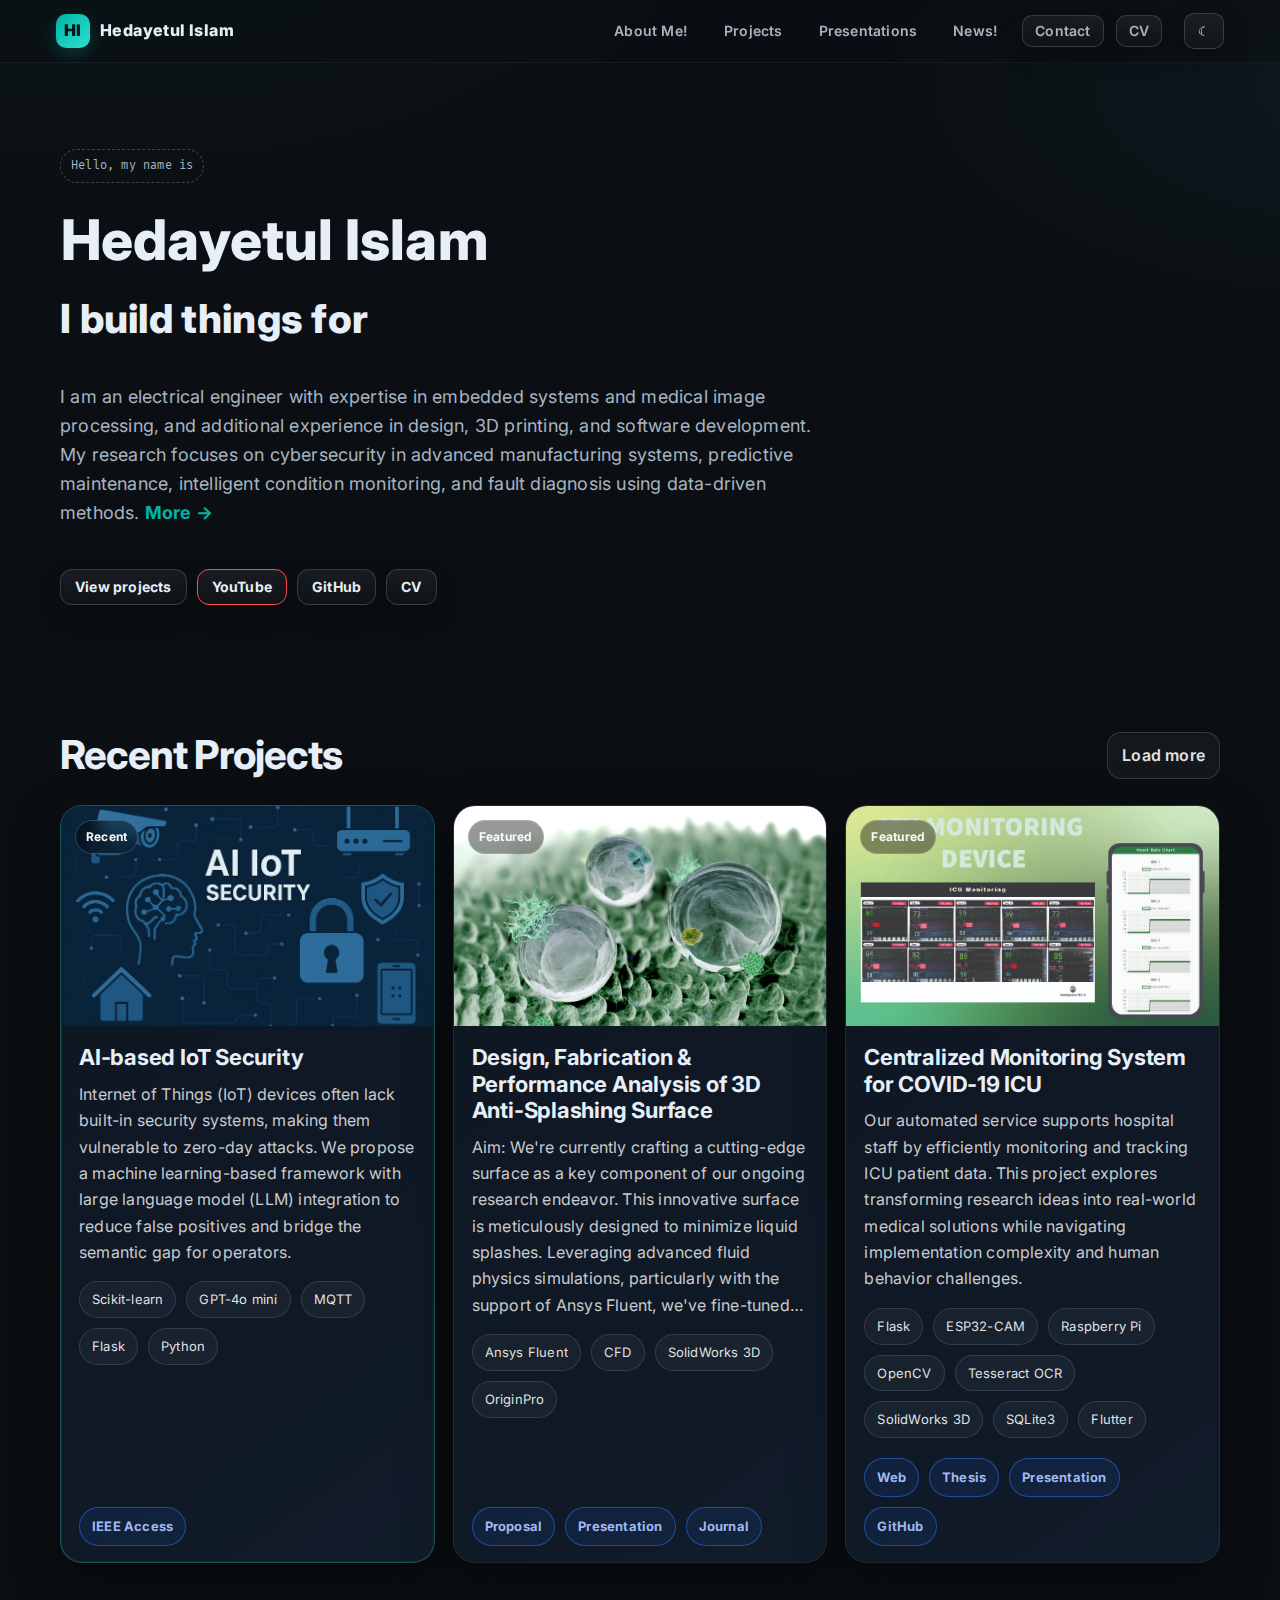
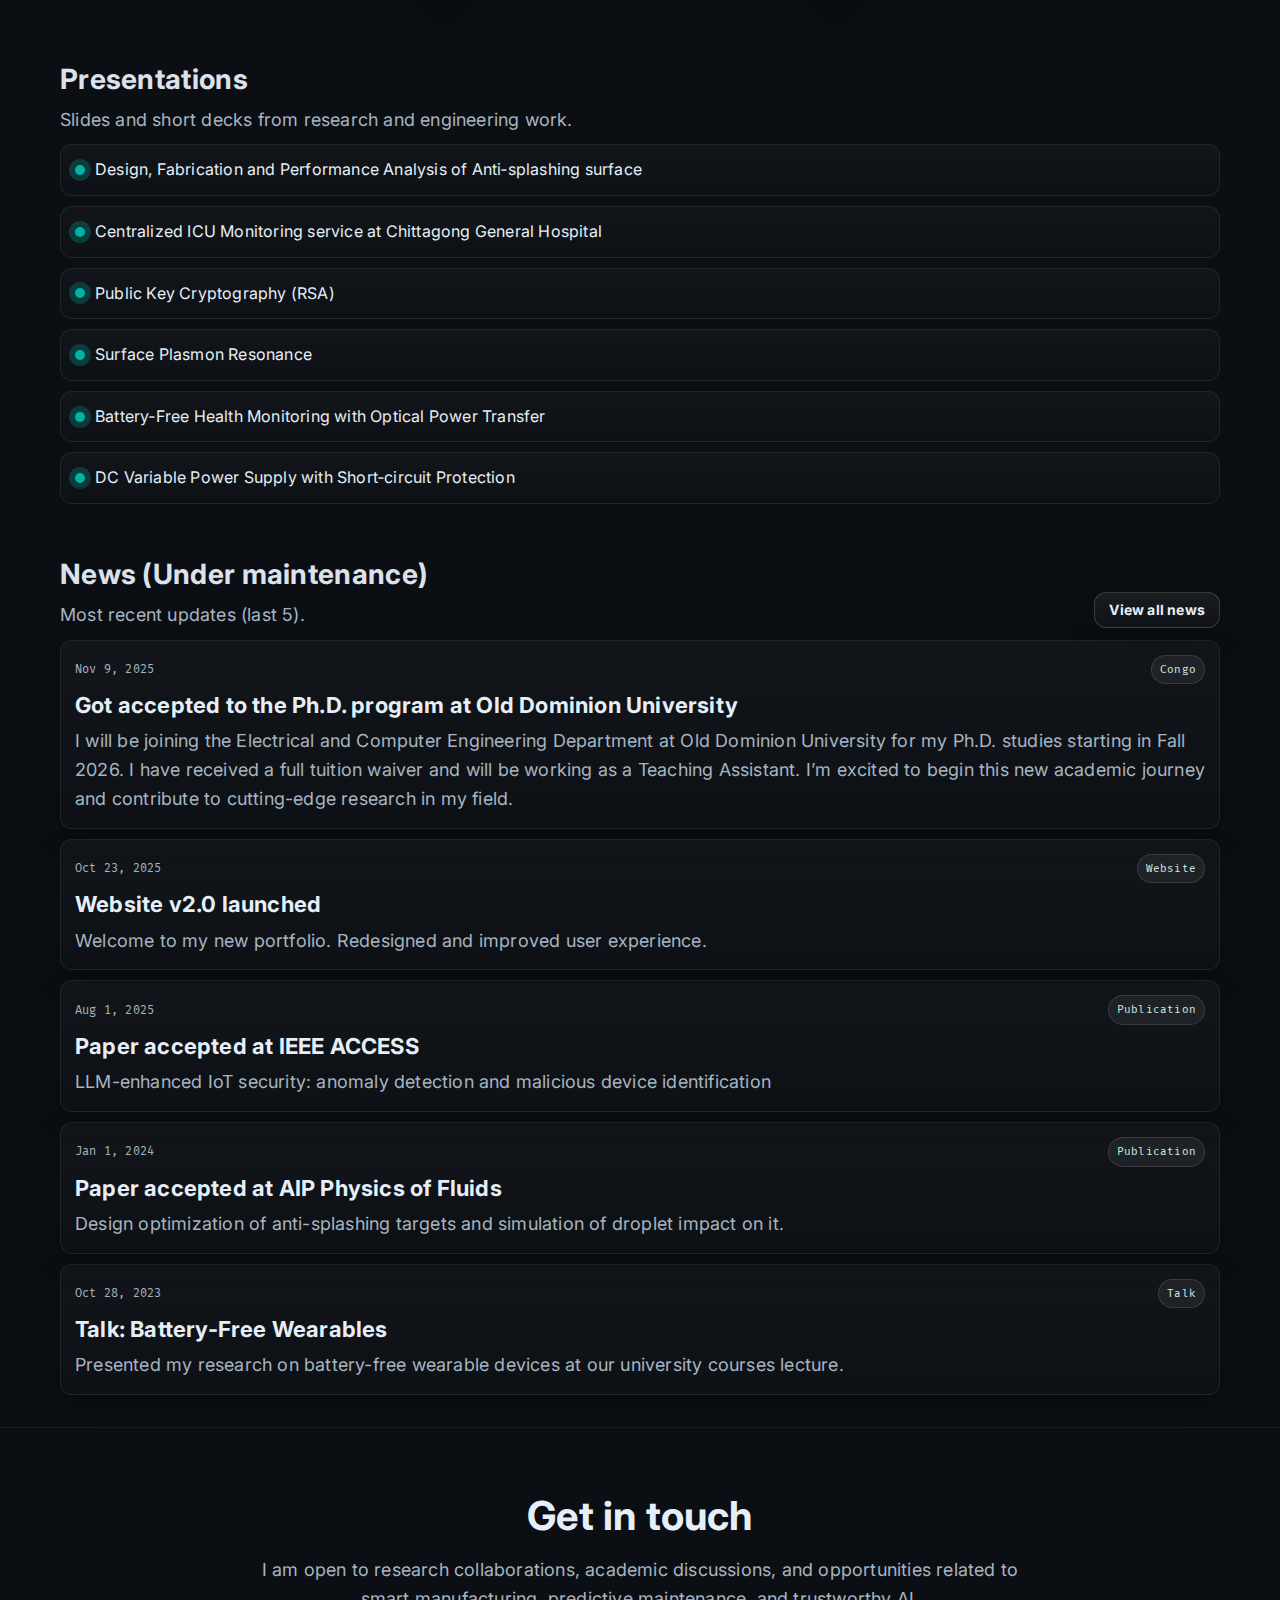
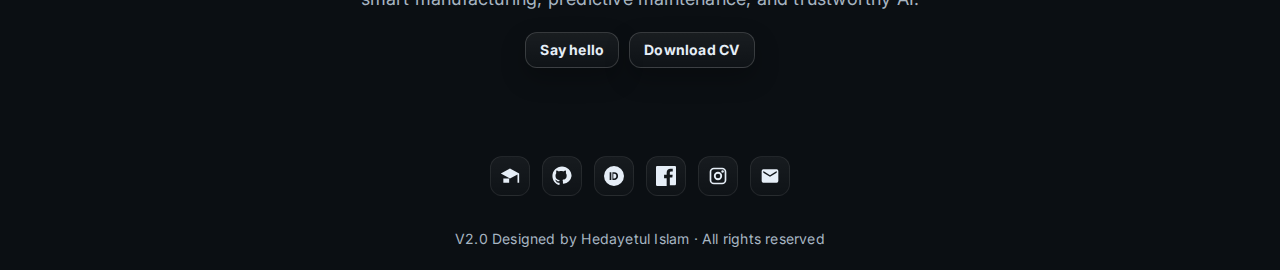
<file: index.html>
<!DOCTYPE html>
<html lang="en">

<head>
  <meta charset="UTF-8" />
  <meta name="viewport" content="width=device-width, initial-scale=1" />
  <title>Hedayetul Islam — Portfolio</title>

  <!-- Fonts -->
  <link rel="preconnect" href="https://fonts.googleapis.com">
  <link rel="preconnect" href="https://fonts.gstatic.com" crossorigin>
  <link
    href="https://fonts.googleapis.com/css2?family=Inter:wght@300;400;600;700;800&family=Fira+Mono:wght@400;500;700&display=swap"
    rel="stylesheet">
  <link rel="stylesheet" href="css/style.css">
  <link rel="icon" href="images/logo.png" />
  <!-- Styles -->
</head>

<body>

  <!-- NAV -->
  <header class="navbar" id="navbar">
    <div class="nav-inner">
      <div class="brand">
        <div class="brand-badge" aria-hidden="true">HI</div>
        <span>Hedayetul&nbsp;Islam</span>
      </div>

      <!-- Desktop links -->
      <!-- Desktop links -->
      <!-- Desktop links -->
      <nav class="nav-links" aria-label="Primary">
        <a href="about.html">About Me!</a>
        <a href="project.html">Projects</a>
        <a href="#presentations">Presentations</a>
        <a href="#news">News!</a>
        <a href="#contact" class="btn">Contact</a>
        <a href="Documents/cv.pdf" target="_blank" class="btn hide-mobile">CV</a>

        <!-- Theme toggle (NEW) -->
        <button id="themeToggle" class="theme-toggle" aria-label="Toggle theme" title="Toggle theme">
          <span class="icon icon-sun">☼</span>
          <span class="icon icon-moon">☾</span>
        </button>
      </nav>


      <!-- Theme toggle (outside nav-links) -->


      <!-- Mobile menu toggle -->
      <button class="menu-btn" id="menuBtn" aria-expanded="false" aria-controls="mobileMenu">

        <span aria-hidden="true">☰</span>
        <span class="visually-hidden">Toggle menu</span>
      </button>
    </div>

    <!-- Mobile drawer -->
    <nav id="mobileMenu" class="drawer" aria-label="Mobile">
      <a href="about.html">About Me!</a>
      <a href="#projects">Projects</a>
      <a href="#presentations">Presentations</a>
      <a href="#news">News!</a>
      <a href="#contact">Contact</a>
      <a href="Documents/cv.pdf" target="_blank">CV</a>
      <button id="themeToggleMobile" class="theme-toggle" aria-label="Toggle theme" title="Toggle theme">
        <span class="icon icon-sun">☼</span>
        <span class="icon icon-moon">☾</span>
      </button>
    </nav>
  </header>

  <!-- HERO -->
  <section class="hero">
    <div class="chip">Hello, my name is</div>
    <h1 class="title">Hedayetul Islam</h1>
    <h2 class="subtitle">
      I build things for
      <span class="rotator" aria-live="polite">
        <span class="word">biotech</span>
        <span class="word">automation</span>
        <span class="word">nature</span>
      </span>
    </h2>

    <p class="intro">
      I am an electrical engineer with expertise in embedded systems and medical image processing, and additional experience in design, 3D printing, and software development. My research focuses on cybersecurity in
  advanced manufacturing systems, predictive maintenance, intelligent
  condition monitoring, and fault diagnosis using data-driven methods.
      <a href="about.html" style="color: var(--brand); font-weight:700; text-decoration:none;">More →</a>
    </p>

    <div class="cta-row">
      <a class="btn" href="project.html">View projects</a>
      <a class="btn yt" href="https://www.youtube.com/@hedayetulislam8211" target="_blank" rel="noopener">YouTube</a>
      <a class="btn" href="https://github.com/hedayet13" target="_blank" rel="noopener">GitHub</a>
      <a class="btn" href="Documents/cv.pdf" target="_blank" rel="noopener">CV</a>
    </div>
  </section>


  <!-- <section class="stats">
  <div class="stat"><strong>4+</strong><span>Years in Embedded</span></div>
  <div class="stat"><strong>25</strong><span>Projects</span></div>
  <div class="stat"><strong>8</strong><span>Publications</span></div>
  <div class="stat"><strong>3</strong><span>Talks / Workshops</span></div>
</section>

<section id="skills" class="skills">
  <h2>Skills & Tools</h2>
  <ul class="skill-tags">
    <li>Embedded C/C++</li><li>ESP32</li><li>STM32</li>
    <li>Python</li><li>PyTorch</li><li>OpenCV</li>
    <li>Signal Processing</li><li>CFD (Fluent)</li><li>SolidWorks</li>
    <li>PCB Design</li><li>3D Printing</li><li>Flutter</li>
  </ul>
</section> -->
  <button id="toTop" class="to-top" aria-label="Back to top">↑</button>
  <script>
    const t = document.getElementById('toTop');
    window.addEventListener('scroll', () => t.classList.toggle('show', scrollY > 600));
    t.addEventListener('click', () => window.scrollTo({ top: 0, behavior: 'smooth' }));
  </script>



  <!-- PROJECTS -->
  <section id="recent-projects" class="recent-projects">
  <div class="container">
    <div class="rp-head">
      <h2>Recent Projects</h2>
      <a class="rp-more" href="project.html">Load more</a>
    </div>

    <div id="recentProjectsGrid" class="rp-grid"></div>
  </div>
</section>

<!-- Recent projects renderer -->



  <!-- PRESENTATIONS -->
  <section id="presentations">
    <div class="container">
      <div class="section-head">
        <div>
          <h2>Presentations</h2>
          <div class="section-desc">Slides and short decks from research and engineering work.</div>
        </div>
      </div>

      <div class="list">
        <a href="Documents/presentations/surface.pdf" target="_blank" rel="noopener">
          <span class="bullet"></span>
          <span>Design, Fabrication and Performance Analysis of Anti‑splashing surface</span>
        </a>
        <a href="Documents/presentations/icuMonitoring.pdf" target="_blank" rel="noopener">
          <span class="bullet"></span>
          <span>Centralized ICU Monitoring service at Chittagong General Hospital</span>
        </a>
        <a href="Documents/presentations/rsa.pdf" target="_blank" rel="noopener">
          <span class="bullet"></span>
          <span>Public Key Cryptography (RSA)</span>
        </a>
        <a href="Documents/presentations/spr.pdf" target="_blank" rel="noopener">
          <span class="bullet"></span>
          <span>Surface Plasmon Resonance</span>
        </a>
        <a href="Documents/presentations/wearableDevice.pdf" target="_blank" rel="noopener">
          <span class="bullet"></span>
          <span>Battery‑Free Health Monitoring with Optical Power Transfer</span>
        </a>
        <a href="Documents/presentations/dcVariablePowerSupply.pdf" target="_blank" rel="noopener">
          <span class="bullet"></span>
          <span>DC Variable Power Supply with Short‑circuit Protection</span>
        </a>
      </div>
    </div>
  </section>


  <!-- NEWS -->
  <section id="news">
    <div class="container">
      <div class="section-head">
        <div>
          <h2>News (Under maintenance)</h2>
          <div class="section-desc">Most recent updates (last 5).</div>
        </div>
        <a class="btn" href="news.html">View all news</a>
      </div>

      <ul id="newsList" class="news-list" aria-live="polite"></ul>
    </div>
  </section>


  <!-- CONTACT -->
  <section id="contact" class="contact">
    <h2>Get in touch</h2>
    <p>I am open to research collaborations, academic discussions, and opportunities related to smart manufacturing, predictive maintenance, and trustworthy AI.</p>
    <div class="cta-row" style="justify-content:center;">
      <a class="btn" href="mailto:islamhedayet67@gmail.com?subject=Feedback&body=Message">Say hello</a>
      <a class="btn" href="Documents/cv.pdf" target="_blank" rel="noopener">Download CV</a>
    </div>
  </section>


  <div class="socials">
    <a href="https://scholar.google.com/citations?user=d3VplMYAAAAJ&hl=en" target="_blank" aria-label="Google Scholar">
      <svg viewBox="0 0 24 24" width="20" height="20" fill="currentColor" aria-hidden="true">
        <!-- Book + cap icon styled for Google Scholar -->
        <path d="M12 3L1 9l11 6 9-4.91V20h2V9L12 3zM4 11.45V20h7v-5H4z" />
      </svg>
    </a>

    <a href="https://github.com/hedayet13" target="_blank" aria-label="GitHub">
      <svg viewBox="0 0 24 24" width="20" height="20" fill="currentColor">
        <path
          d="M12 .5C5.6.5.5 5.6.5 12c0 5.1 3.3 9.4 7.8 10.9.6.1.8-.3.8-.6v-2.2c-3.2.7-3.9-1.4-3.9-1.4-.5-1.3-1.1-1.7-1.1-1.7-.9-.6.1-.6.1-.6 1 .1 1.5 1 1.5 1 .9 1.5 2.4 1 3 .8.1-.7.3-1 .6-1.3-2.5-.3-5.1-1.2-5.1-5.4 0-1.2.4-2.2 1-3-.1-.3-.5-1.4.1-3 0 0 .9-.3 3 1 .8-.2 1.7-.4 2.6-.4.9 0 1.8.1 2.6.4 2.1-1.3 3-1 3-1 .6 1.6.2 2.7.1 3 .7.8 1 1.8 1 3 0 4.2-2.6 5-5.1 5.4.3.2.6.8.6 1.6v2.3c0 .3.2.7.8.6A10.9 10.9 0 0023.5 12c0-6.4-5.1-11.5-11.5-11.5z" />
      </svg>
    </a>
    <a href="https://orcid.org/0009-0007-5734-5316" target="_blank" aria-label="ORCID">
      <svg viewBox="0 0 24 24" width="20" height="20" fill="currentColor">
        <path
          d="M12 0a12 12 0 100 24A12 12 0 0012 0zm-3.2 7.4v9.3H6.8V7.4h2zm3.5 0c2.9 0 4.6 1.9 4.6 4.7s-1.7 4.7-4.6 4.7h-2.2V7.4h2.2zm-.1 1.9h-1v5.7h1c1.6 0 2.6-1.1 2.6-2.9s-1-2.8-2.6-2.8z" />
      </svg>
    </a>
    <a href="https://www.facebook.com/profile.php?id=100088359264911" target="_blank" aria-label="Facebook">
      <svg viewBox="0 0 24 24" width="20" height="20" fill="currentColor">
        <path
          d="M22.5 0H1.5C.7 0 0 .7 0 1.5v21c0 .8.7 1.5 1.5 1.5h11.3v-9.2H9.7V10.5h3.1V8.1c0-3.1 1.9-4.8 4.6-4.8 1.3 0 2.4.1 2.7.1v3.2h-1.8c-1.4 0-1.7.7-1.7 1.6v2.3h3.4l-.4 3.3h-3v9.2h5.9c.8 0 1.5-.7 1.5-1.5v-21C24 .7 23.3 0 22.5 0z" />
      </svg>
    </a>


    <a href="https://www.instagram.com/hedayet.13" target="_blank" aria-label="Instagram">
      <svg viewBox="0 0 24 24" width="20" height="20" fill="currentColor" aria-hidden="true">
        <!-- outer rounded square -->
        <path
          d="M7 2h10a5 5 0 0 1 5 5v10a5 5 0 0 1-5 5H7a5 5 0 0 1-5-5V7a5 5 0 0 1 5-5zm0 2a3 3 0 0 0-3 3v10a3 3 0 0 0 3 3h10a3 3 0 0 0 3-3V7a3 3 0 0 0-3-3H7z" />
        <!-- camera lens -->
        <path d="M12 7a5 5 0 1 1 0 10 5 5 0 0 1 0-10zm0 2.2a2.8 2.8 0 1 0 0 5.6 2.8 2.8 0 0 0 0-5.6z" />
        <!-- flash/dot -->
        <circle cx="17.5" cy="6.5" r="1.5" />
      </svg>
    </a>



    <!-- <a href="https://www.linkedin.com/in/md-hedayetul-islam-329205197/" target="_blank" aria-label="LinkedIn">
      <svg viewBox="0 0 24 24" width="20" height="20" fill="currentColor">
        <path d="M20.45 20.45h-3.55v-5.4c0-1.29-.02-2.96-1.8-2.96-1.8 0-2.07 1.4-2.07 2.85v5.5H9.48V9h3.4v1.56h.05c.47-.9 1.6-1.84 3.3-1.84 3.53 0 4.18 2.32 4.18 5.34v6.39zM5.34 7.43a2.07 2.07 0 11.01-4.14 2.07 2.07 0 01-.01 4.14zM7.1 20.45H3.57V9h3.53v11.45zM22.23 0H1.77C.8 0 0 .8 0 1.77v20.46C0 23.2.8 24 1.77 24h20.46C23.2 24 24 23.2 24 22.23V1.77C24 .8 23.2 0 22.23 0z"/>
      </svg>
    </a> -->
    <a href="mailto:islamhedayet67@gmail.com" aria-label="Email">
      <svg viewBox="0 0 24 24" width="20" height="20" fill="currentColor">
        <path d="M20 4H4a2 2 0 00-2 2v12a2 2 0 002 2h16a2 2 0 002-2V6a2 2 0 00-2-2zm0 4l-8 5-8-5V6l8 5 8-5v2z" />
      </svg>
    </a>
  </div>

  <footer style="margin-top: 12px;">
    V2.0 Designed by Hedayetul Islam · All rights reserved
  </footer>


<script src="js/global.js"></script>
<script src="js/recent-projects.js"></script>

</body>

</html>
</file>
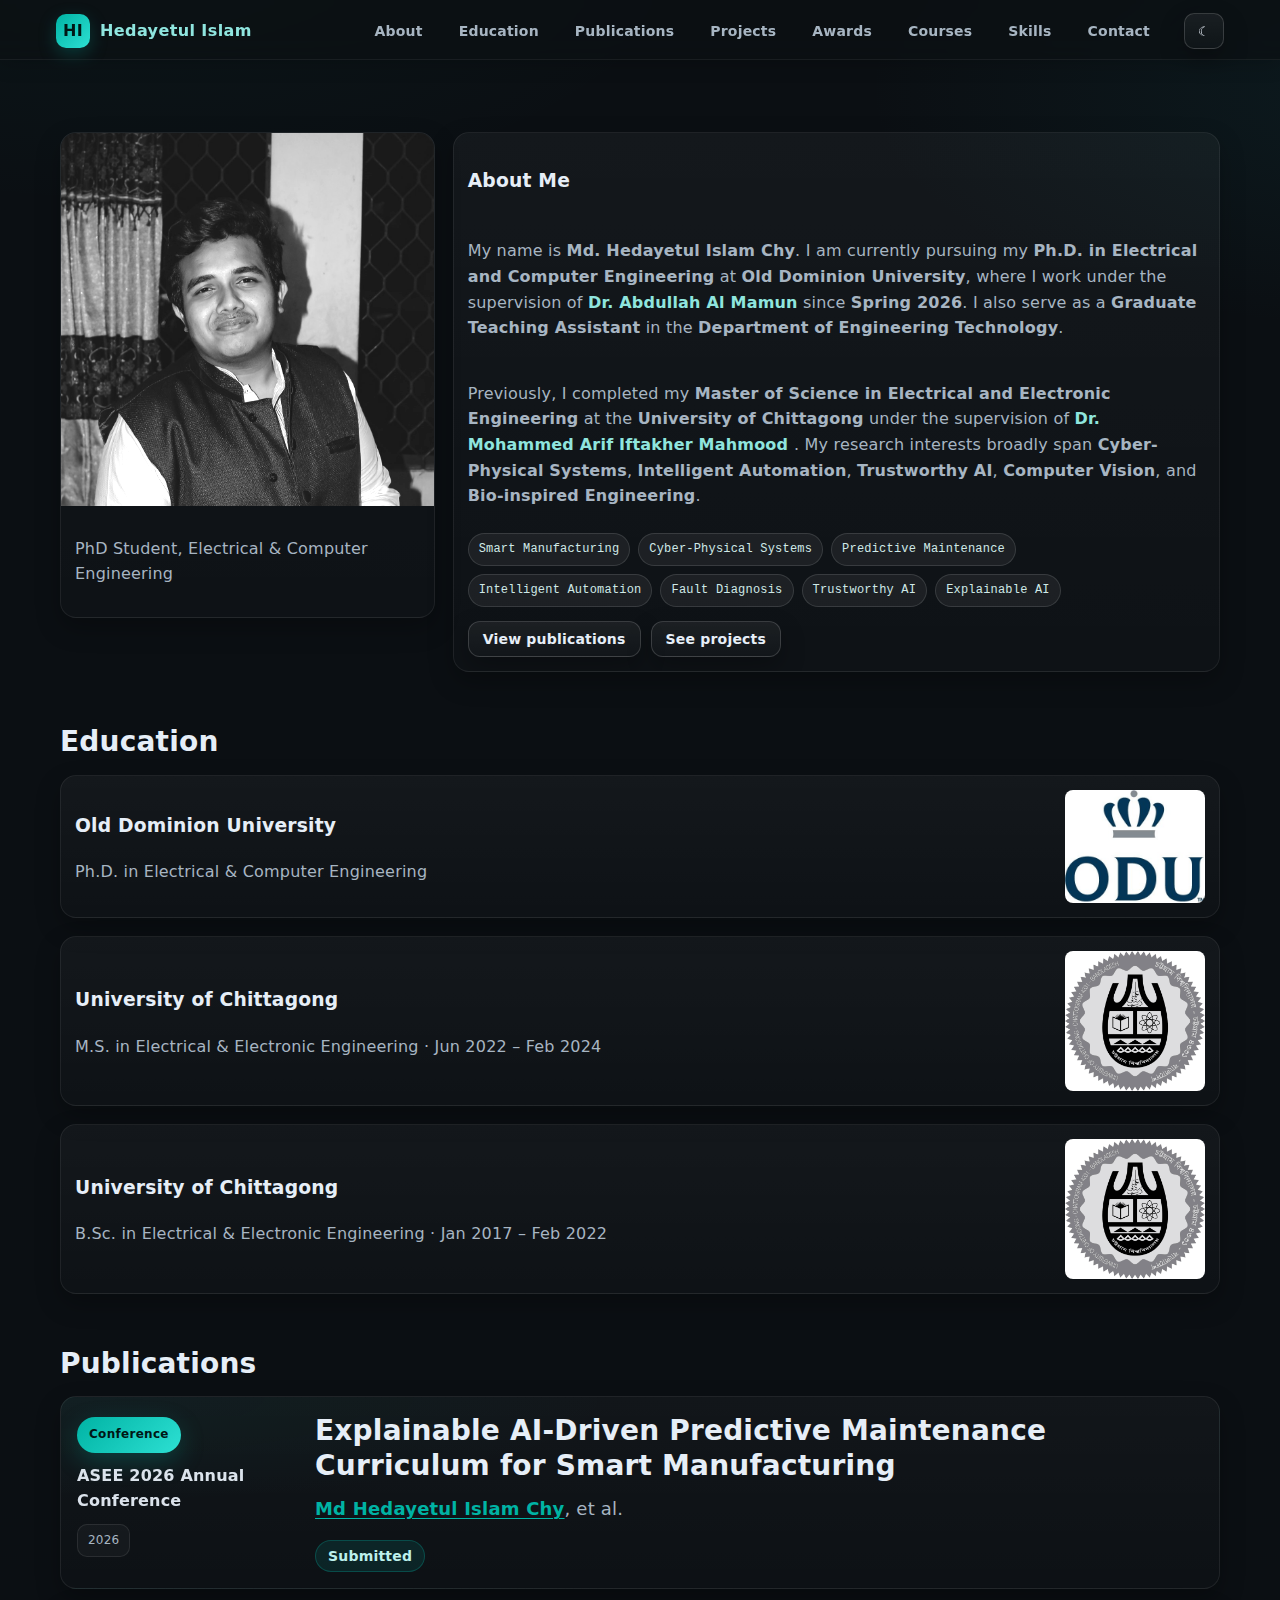
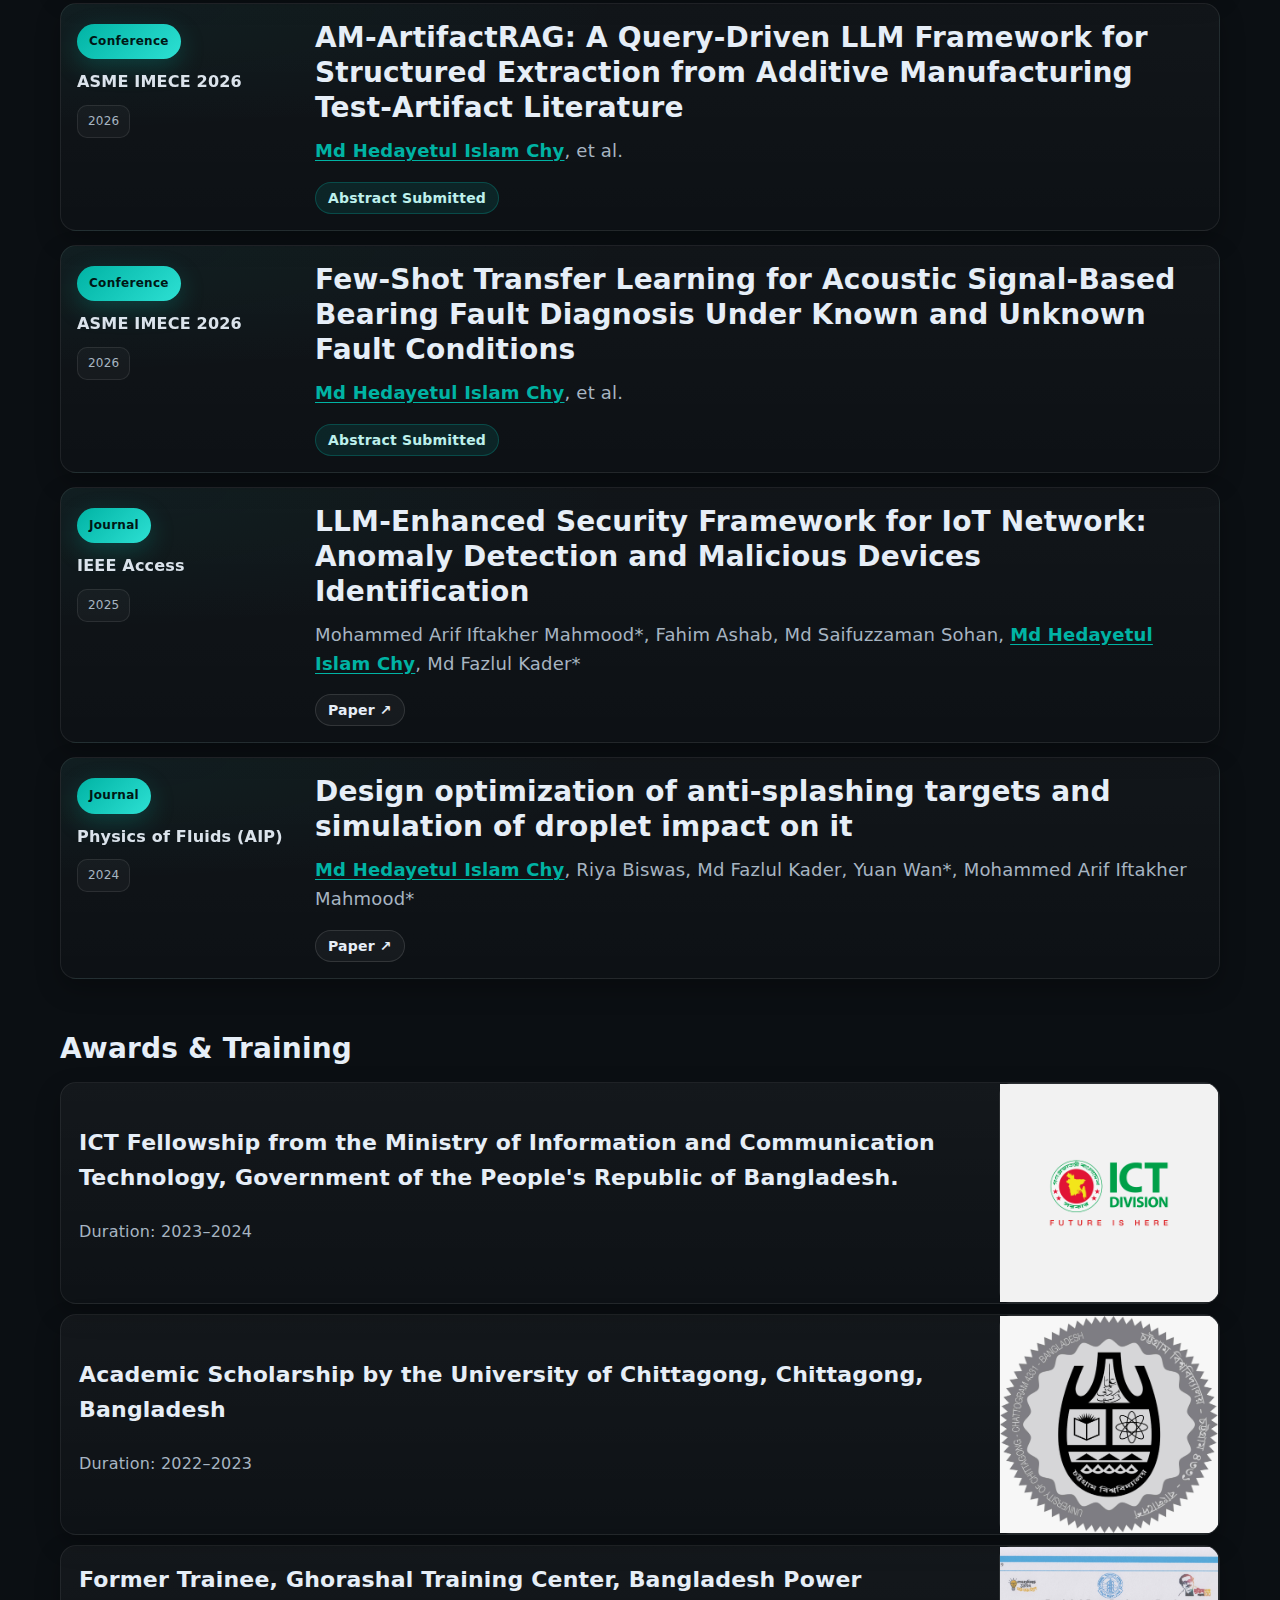
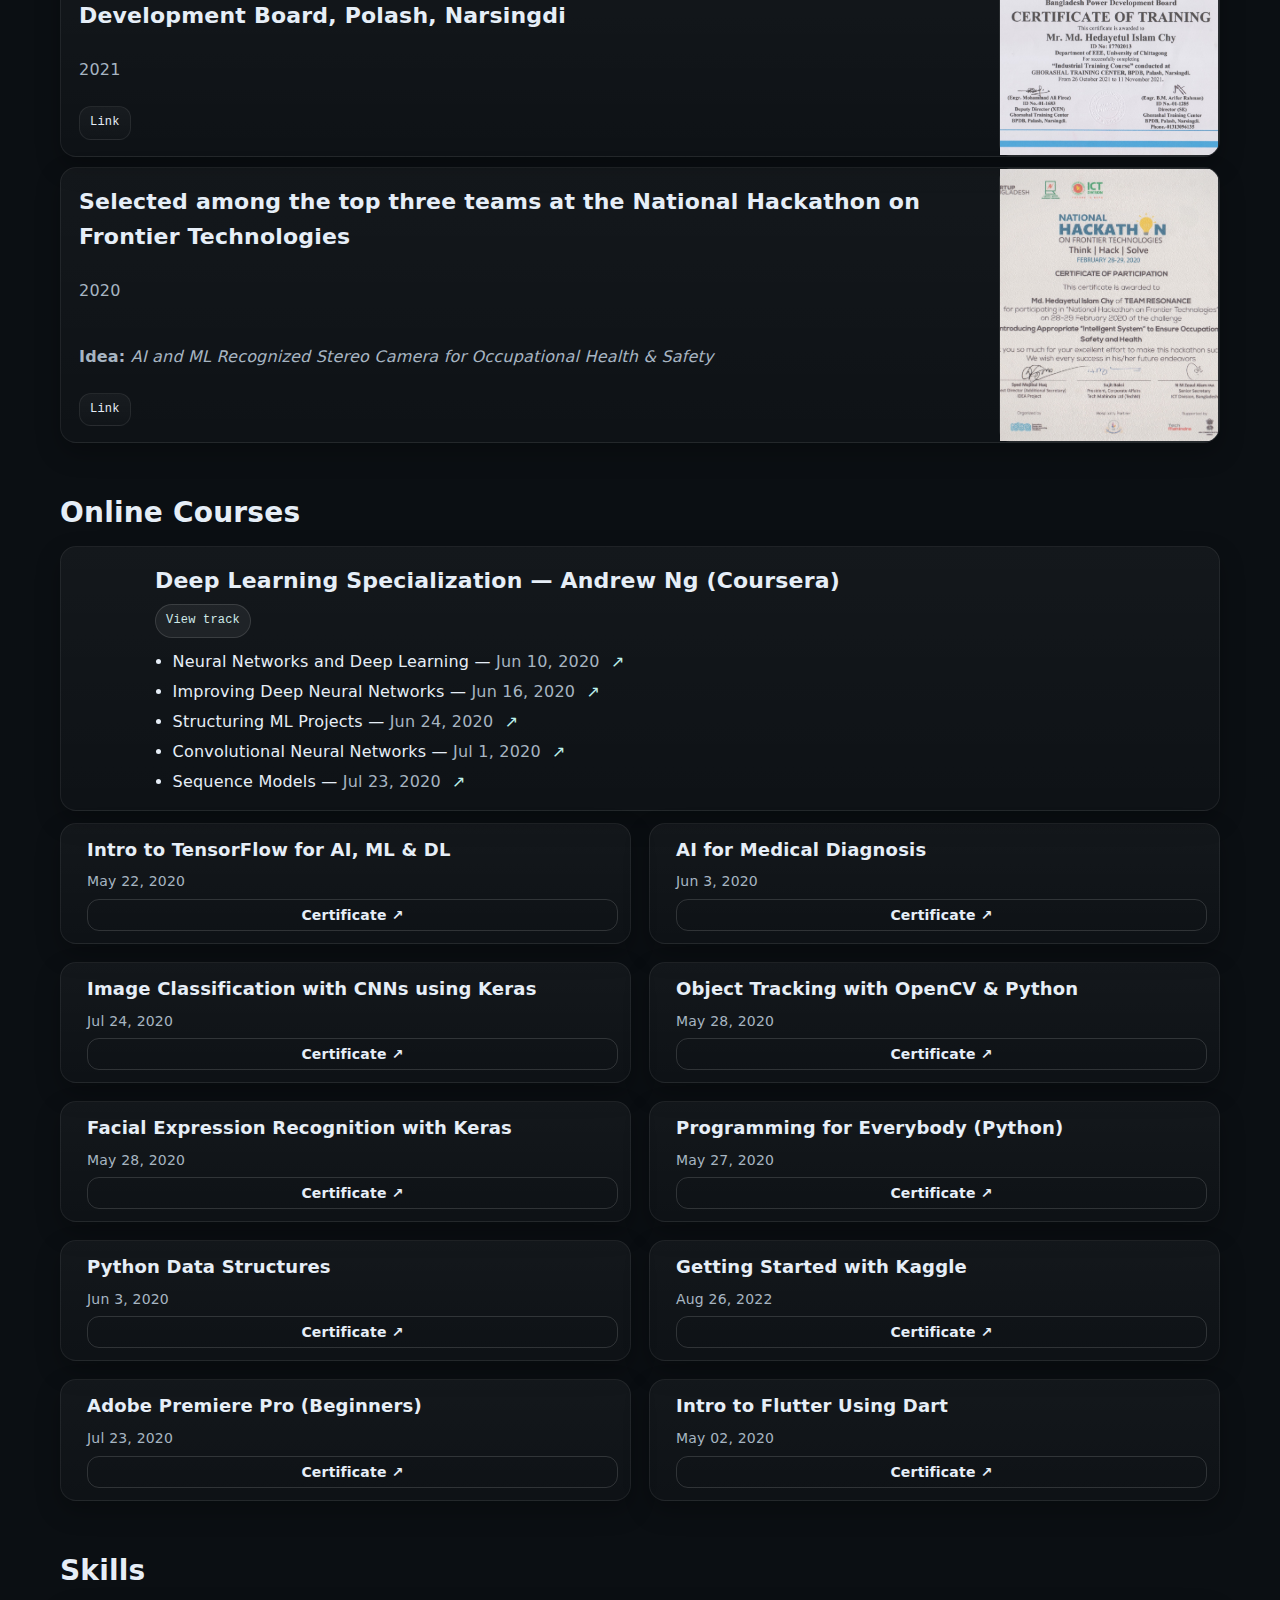
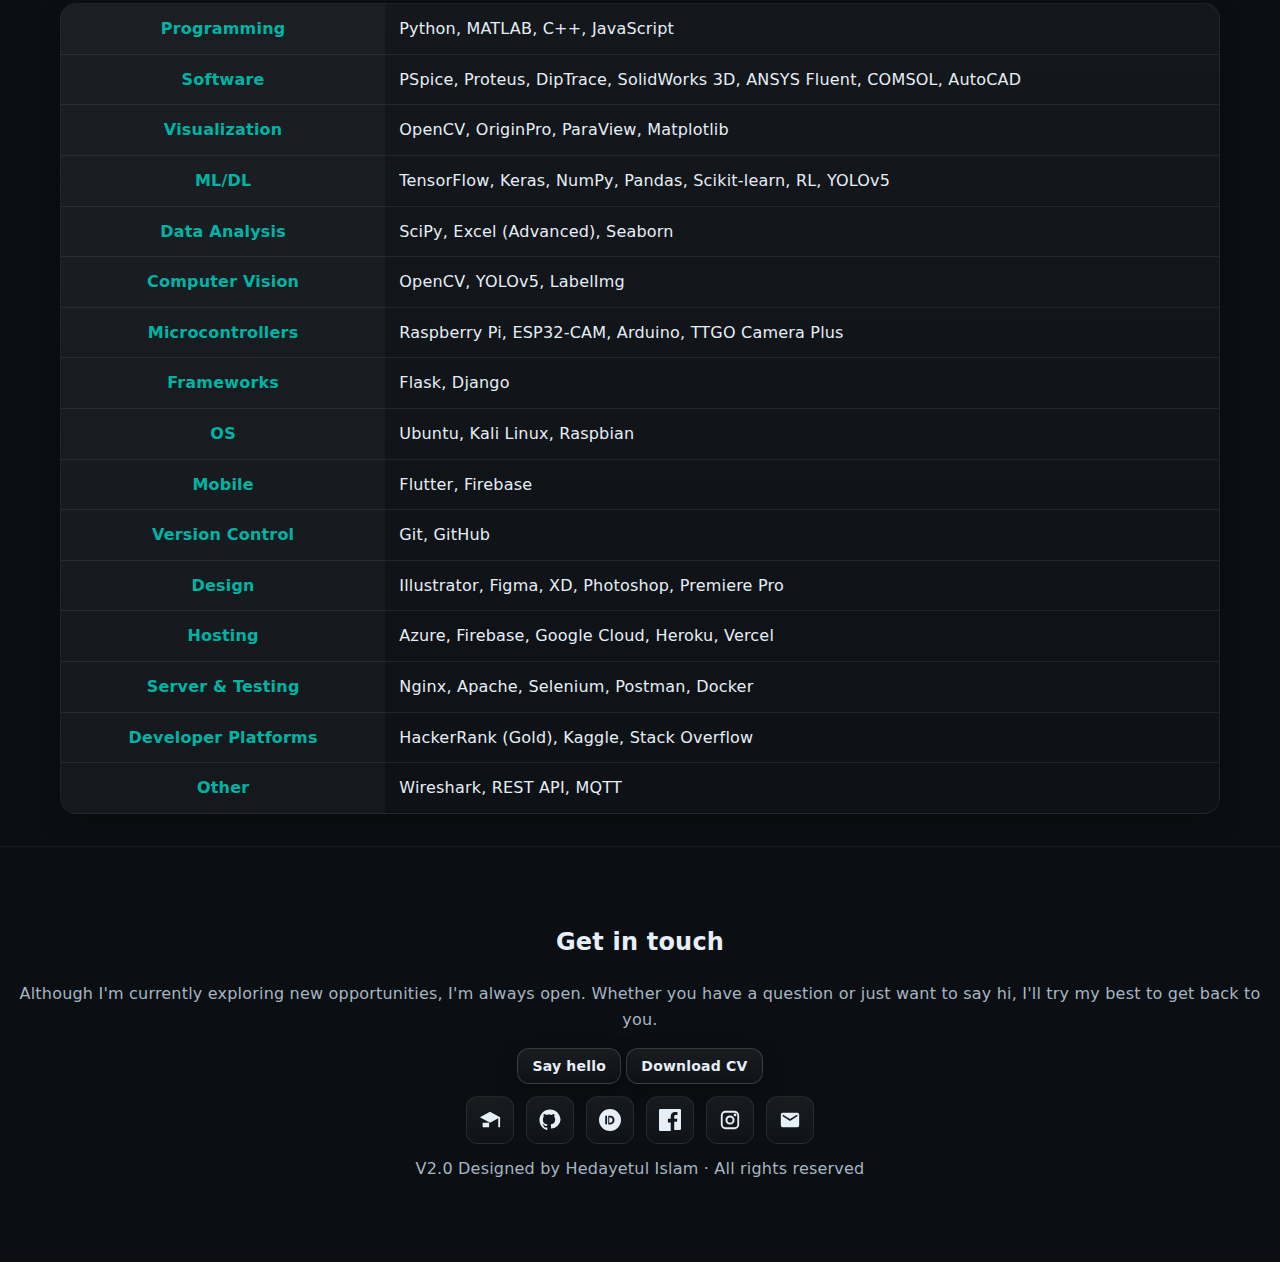
<file: about.html>
<!DOCTYPE html>
<html lang="en">
<head>
<meta charset="utf-8" />
<meta name="viewport" content="width=device-width,initial-scale=1" />
<title>About – Hedayetul Islam</title>
<link rel="icon" href="images/logo.png" />
<link rel="stylesheet" href="css/about.css">
</head>
<body>

<!-- =========================
     NAVBAR (always visible)
========================= -->
<header class="navbar" id="navbar">
  <div class="nav-inner">
    <a class="brand" href="index.html">
      <span class="brand-badge">HI</span>
      <span>Hedayetul Islam</span>
    </a>
    
    
    <nav class="nav-links">
      
      <a href="#about">About</a>
      <a href="#education">Education</a>
      <a href="#publication">Publications</a>
      <a href="project.html">Projects</a>
      <a href="#award">Awards</a>
      <a href="#courses">Courses</a>
      <a href="#skill">Skills</a>
      <a href="#contact">Contact</a>
      <button id="themeToggle" class="theme-toggle" aria-label="Toggle theme" title="Toggle theme">
    <span class="icon icon-sun">☼</span>
    <span class="icon icon-moon">☾</span>
  </button>
    </nav>
    
    <button class="menu-btn" id="menuBtn" aria-expanded="false" aria-controls="drawer">Menu</button>
  </div>
  <nav id="drawer" class="drawer" hidden>
    <a href="#about">About</a>
    <a href="#education">Education</a>
    <a href="#publication">Publications</a>
    <a href="project.html">Projects</a>
    <a href="#award">Awards</a>
    <a href="#courses">Courses</a>
    <a href="#skill">Skills</a>
    <a href="#contact">Contact</a>
    <button id="themeToggleMobile" class="theme-toggle" aria-label="Toggle theme" title="Toggle theme">
    <span class="icon icon-sun">☼</span>
    <span class="icon icon-moon">☾</span>
  </button>
  </nav>
</header>

<!-- =========================
     HERO / ABOUT
========================= -->
<section class="hero" id="about">
  <div class="grid">
    <!-- Portrait / quick facts -->
    <aside class="card portrait span-6 span-4-lg">
      <div class="thumb"><img src="images/hedayet.jpg" alt="Hedayetul Islam portrait" /></div>
      <div class="card-body">
        <p class="role">PhD Student, Electrical & Computer Engineering</p>
      </div>
    </aside>

    <!-- Bio -->
    <article class="card span-6 span-8-lg">
  <div class="card-body">
    <h3 class="visually-hidden">About Me</h3>
    <p>
  My name is <strong>Md. Hedayetul Islam Chy</strong>. I am currently pursuing my 
  <strong>Ph.D. in Electrical and Computer Engineering</strong> at 
  <strong>Old Dominion University</strong>, where I work under the supervision of 
  <strong><a href="https://scholar.google.com/citations?user=-MS9lrsAAAAJ&hl=en" target="_blank" rel="noopener">Dr. Abdullah Al Mamun</a></strong> since <strong>Spring 2026</strong>. 
  I also serve as a <strong>Graduate Teaching Assistant</strong> in the 
  <strong>Department of Engineering Technology</strong>.
</p>

<p>
  Previously, I completed my <strong>Master of Science in Electrical and Electronic Engineering</strong> at the 
  <strong>University of Chittagong</strong> under the supervision of 
  <strong><a href="https://scholar.google.com/citations?user=3zYxFckAAAAJ&hl=en" target="_blank" rel="noopener">
  Dr. Mohammed Arif Iftakher Mahmood
  </a></strong>. My research interests broadly span 
  <strong>Cyber-Physical Systems</strong>, <strong>Intelligent Automation</strong>, 
  <strong>Trustworthy AI</strong>, <strong>Computer Vision</strong>, and 
  <strong>Bio-inspired Engineering</strong>.
</p>

    <div class="tags">
      <span class="tag">Smart Manufacturing</span>
      <span class="tag">Cyber-Physical Systems</span>
      <span class="tag">Predictive Maintenance</span>
      <span class="tag">Intelligent Automation</span>
      <span class="tag">Fault Diagnosis</span>
      <span class="tag">Trustworthy AI</span>
      <span class="tag">Explainable AI</span>
    </div>

    <div class="cta-row" style="margin-top:6px; display:flex; gap:10px; flex-wrap:wrap;">
      <a class="btn" href="#publication">View publications</a>
      <a class="btn" href="project.html">See projects</a>
    </div>
  </div>
</article>

  </div>
</section>

<!-- =========================
     EDUCATION
========================= -->


<section id="education">
  <div class="container">
    <div class="section-head"><h2>Education</h2></div>
    <div class="grid">

      <!-- ODU -->
      <article class="card span-12">
        <div class="card-body edu-flex">
          <div class="edu-left">
            <h3>Old Dominion University</h3>
            <p class="muted">Ph.D. in Electrical & Computer Engineering</p>
          </div>
          <div class="edu-right">
            <img src="images/Education/odu.jpg" alt="Old Dominion University Logo" class="edu-logo">
          </div>
        </div>
      </article>

      <!-- MS -->
      <article class="card span-12">
        <div class="card-body edu-flex">
          <div class="edu-left">
            <h3>University of Chittagong</h3>
            <p class="muted">M.S. in Electrical & Electronic Engineering · Jun 2022 – Feb 2024</p>
          </div>
          <div class="edu-right">
            <img src="images/Education/cu.jpg" alt="University of Chittagong Logo" class="edu-logo">
          </div>
        </div>
      </article>

      <!-- BSc -->
      <article class="card span-12">
        <div class="card-body edu-flex">
          <div class="edu-left">
            <h3>University of Chittagong</h3>
            <p class="muted">B.Sc. in Electrical & Electronic Engineering · Jan 2017 – Feb 2022</p>
          </div>
          <div class="edu-right">
            <img src="images/Education/cu.jpg" alt="University of Chittagong Logo" class="edu-logo">
          </div>
        </div>
      </article>
<!-- <article class="card span-6"><div class="card-body">
        <h3><a href="https://www.htdc.edu.bd/" target="_blank" rel="noopener">Hazera Taju Degree College</a></h3>
        <p class="muted">Higher Secondary School</p>
      </div></article> -->

      <!-- <article class="card span-6"><div class="card-body">
        <h3>Secondary School</h3>
        <p class="muted">
          <a href="https://en.wikipedia.org/wiki/Chittagong_Government_High_School" target="_blank" rel="noopener">Chittagong Government High School</a> ·
          <a href="https://gmhsctg.tsmts.com/" target="_blank" rel="noopener">Government Muslim High School</a>
        </p>
      </div></article> -->
    </div>
  </div>
</section>






<!-- =========================
     PUBLICATIONS
========================= -->

<section id="publication">
  <div class="container">
    <div class="section-head">
      <h2>Publications</h2>
    </div>

    <div id="publication-list" class="pub-list"></div>
  </div>
</section>





<!-- =========================
     AWARDS & TRAINING
========================= -->
<section id="award">
  <div class="container">
    <div class="section-head"><h2>Awards & Training</h2></div>

    <div class="list">

      <!-- Award 1 -->
      <article class="card award-card">
        <div class="card-body">
          <h3>ICT Fellowship from the Ministry of Information and Communication Technology, Government of the People's Republic of Bangladesh.</h3>
          <p class="muted">Duration: 2023–2024</p>
        </div>

        <!-- Right-side image -->
        <a class="award-thumb" href="images/awards/ict.jpg" target="_blank" rel="noopener">
          <img src="images/awards/ict.jpg" alt="ICT Fellowship certificate">
        </a>
      </article>

      <!-- Award 2 -->
      <article class="card award-card">
        <div class="card-body">
          <h3>Academic Scholarship by the University of Chittagong, Chittagong, Bangladesh</h3>
          <p class="muted">Duration: 2022–2023</p>
        </div>
        <a class="award-thumb" href="images/awards/cu.jpg" target="_blank" rel="noopener">
          <img src="images/awards/cu.jpg" alt="Academic scholarship letter">
        </a>
      </article>

      <!-- Award 3 (Training) -->
      <article class="card award-card">
        <div class="card-body">
          <h3>Former Trainee, Ghorashal Training Center, Bangladesh Power Development Board, Polash, Narsingdi</h3>
          <p class="muted">2021</p>
          <div class="tags">
            <a class="tag" href="/images/Achievement/bpdb.pdf" target="_blank" rel="noopener">Link</a>
          </div>
        </div>
        <a class="award-thumb" href="images/Achievement/bpdb.pdf" target="_blank" rel="noopener">
          <img src="images/Achievement/bpdb.jpg" alt="BPDB training certificate">
        </a>
      </article>

      <!-- Award 4 (Hackathon) -->
      <article class="card award-card">
        <div class="card-body">
          <h3>Selected among the top three teams at the National Hackathon on Frontier Technologies</h3>
          <p class="muted">2020</p>
          <p><strong>Idea:</strong> <em>AI and ML Recognized Stereo Camera for Occupational Health &amp; Safety</em></p>
          <div class="tags">
            <a class="tag" href="images/Achievement/hackathon.pdf" target="_blank" rel="noopener">Link</a>
          </div>
        </div>
        <a class="award-thumb" href="images/Achievement/hackathon.pdf" target="_blank" rel="noopener">
          <img src="images/Achievement/hackathon.jpg" alt="National Hackathon recognition">
        </a>
      </article>

    </div>
  </div>
</section>


<!-- =========================
     COURSES
========================= -->
<section id="courses">
  <div class="container">
    <div class="section-head"><h2>Online Courses</h2></div>

    <!-- Featured track -->
    <article class="course-card featured card">
      <div class="course-card__left"></div>
      <div class="course-card__body">
        <h3 class="course-title">Deep Learning Specialization — Andrew Ng (Coursera)</h3>
        <div class="tags">
          <a class="tag" href="https://coursera.org/share/024853e7556bcb267bebf66a8996150a" target="_blank" rel="noopener">View track</a>
        </div>
        <ul class="course-list">
          <li>Neural Networks and Deep Learning — <span class="muted">Jun 10, 2020</span> <a class="ext" href="https://coursera.org/share/13f87e04bd7edd9e41326dc820981b4f" target="_blank" rel="noopener">↗</a></li>
          <li>Improving Deep Neural Networks — <span class="muted">Jun 16, 2020</span> <a class="ext" href="https://coursera.org/share/1e63f88bdef67f3731a2b5232dd12541" target="_blank" rel="noopener">↗</a></li>
          <li>Structuring ML Projects — <span class="muted">Jun 24, 2020</span> <a class="ext" href="https://coursera.org/share/758998fd074afa65bc8f3764d5e9f3a9" target="_blank" rel="noopener">↗</a></li>
          <li>Convolutional Neural Networks — <span class="muted">Jul 1, 2020</span> <a class="ext" href="https://coursera.org/share/a09f504daaaf3517fef7deec5b6bcede" target="_blank" rel="noopener">↗</a></li>
          <li>Sequence Models — <span class="muted">Jul 23, 2020</span> <a class="ext" href="https://coursera.org/share/1ce783193f3e6bfcf72f1111bfc89643" target="_blank" rel="noopener">↗</a></li>
        </ul>
      </div>
    </article>

    <!-- Grid of single courses -->
    <div class="course-grid">
      <article class="course-card card">
        <div class="course-card__left"></div>
        <div class="course-card__body">
          <h4 class="course-mini">Intro to TensorFlow for AI, ML & DL</h4>
          <div class="course-meta">May 22, 2020</div>
          <a class="btn btn-ghost" href="https://coursera.org/share/c195c74901bc8034f922985decaf10ac" target="_blank" rel="noopener">Certificate ↗</a>
        </div>
      </article>

      <article class="course-card card">
        <div class="course-card__left"></div>
        <div class="course-card__body">
          <h4 class="course-mini">AI for Medical Diagnosis</h4>
          <div class="course-meta">Jun 3, 2020</div>
          <a class="btn btn-ghost" href="https://coursera.org/share/4c7ba824ebf9995e6d56b1b03d2ede2d" target="_blank" rel="noopener">Certificate ↗</a>
        </div>
      </article>

      <article class="course-card card">
        <div class="course-card__left"></div>
        <div class="course-card__body">
          <h4 class="course-mini">Image Classification with CNNs using Keras</h4>
          <div class="course-meta">Jul 24, 2020</div>
          <a class="btn btn-ghost" href="https://coursera.org/share/064de643aa940157aa68ed5796e3f6d7" target="_blank" rel="noopener">Certificate ↗</a>
        </div>
      </article>

      <article class="course-card card">
        <div class="course-card__left"></div>
        <div class="course-card__body">
          <h4 class="course-mini">Object Tracking with OpenCV & Python</h4>
          <div class="course-meta">May 28, 2020</div>
          <a class="btn btn-ghost" href="https://coursera.org/share/1fc523da67f9bfa997a3c3d20be181d5" target="_blank" rel="noopener">Certificate ↗</a>
        </div>
      </article>

      <article class="course-card card">
        <div class="course-card__left"></div>
        <div class="course-card__body">
          <h4 class="course-mini">Facial Expression Recognition with Keras</h4>
          <div class="course-meta">May 28, 2020</div>
          <a class="btn btn-ghost" href="https://coursera.org/share/dae2b87c2a0d9da6f85ef54033ebda14" target="_blank" rel="noopener">Certificate ↗</a>
        </div>
      </article>

      <article class="course-card card">
        <div class="course-card__left"></div>
        <div class="course-card__body">
          <h4 class="course-mini">Programming for Everybody (Python)</h4>
          <div class="course-meta">May 27, 2020</div>
          <a class="btn btn-ghost" href="https://coursera.org/share/95a581aa3a7e824346382063f8d6bd13" target="_blank" rel="noopener">Certificate ↗</a>
        </div>
      </article>

      <article class="course-card card">
        <div class="course-card__left"></div>
        <div class="course-card__body">
          <h4 class="course-mini">Python Data Structures</h4>
          <div class="course-meta">Jun 3, 2020</div>
          <a class="btn btn-ghost" href="https://coursera.org/share/70b8a1d2d5cdd3c870f46e47c76cd72a" target="_blank" rel="noopener">Certificate ↗</a>
        </div>
      </article>

      <article class="course-card card">
        <div class="course-card__left"></div>
        <div class="course-card__body">
          <h4 class="course-mini">Getting Started with Kaggle</h4>
          <div class="course-meta">Aug 26, 2022</div>
          <a class="btn btn-ghost" href="https://coursera.org/share/7a8fce3e5ee7a0450ba9ae3e96ef3622" target="_blank" rel="noopener">Certificate ↗</a>
        </div>
      </article>

      <article class="course-card card">
        <div class="course-card__left"></div>
        <div class="course-card__body">
          <h4 class="course-mini">Adobe Premiere Pro (Beginners)</h4>
          <div class="course-meta">Jul 23, 2020</div>
          <a class="btn btn-ghost" href="https://www.udemy.com/certificate/UC-75927d97-0ed4-4838-bab2-67d8a769b331/" target="_blank" rel="noopener">Certificate ↗</a>
        </div>
      </article>

      <article class="course-card card">
        <div class="course-card__left"></div>
        <div class="course-card__body">
          <h4 class="course-mini">Intro to Flutter Using Dart</h4>
          <div class="course-meta">May 02, 2020</div>
          <a class="btn btn-ghost" href="Documents/certificates/appBrewery.pdf" target="_blank" rel="noopener">Certificate ↗</a>
        </div>
      </article>
    </div>
  </div>
</section>


<!-- =========================
     SKILLS
========================= -->
<section id="skill">
  <div class="container">
    <div class="section-head"><h2>Skills</h2></div>

    <div class="table-wrap card">
      <table>
        <tr><th>Programming</th><td>Python, MATLAB, C++, JavaScript</td></tr>
        <tr><th>Software</th><td>PSpice, Proteus, DipTrace, SolidWorks 3D, ANSYS Fluent, COMSOL, AutoCAD</td></tr>
        <tr><th>Visualization</th><td>OpenCV, OriginPro, ParaView, Matplotlib</td></tr>
        <tr><th>ML/DL</th><td>TensorFlow, Keras, NumPy, Pandas, Scikit-learn, RL, YOLOv5</td></tr>
        <tr><th>Data Analysis</th><td>SciPy, Excel (Advanced), Seaborn</td></tr>
        <tr><th>Computer Vision</th><td>OpenCV, YOLOv5, LabelImg</td></tr>
        <tr><th>Microcontrollers</th><td>Raspberry Pi, ESP32-CAM, Arduino, TTGO Camera Plus</td></tr>
        <tr><th>Frameworks</th><td>Flask, Django</td></tr>
        <tr><th>OS</th><td>Ubuntu, Kali Linux, Raspbian</td></tr>
        <tr><th>Mobile</th><td>Flutter, Firebase</td></tr>
        <tr><th>Version Control</th><td>Git, GitHub</td></tr>
        <tr><th>Design</th><td>Illustrator, Figma, XD, Photoshop, Premiere Pro</td></tr>
        <tr><th>Hosting</th><td>Azure, Firebase, Google Cloud, Heroku, Vercel</td></tr>
        <tr><th>Server & Testing</th><td>Nginx, Apache, Selenium, Postman, Docker</td></tr>
        <tr><th>Developer Platforms</th><td>HackerRank (Gold), Kaggle, Stack Overflow</td></tr>
        <tr><th>Other</th><td>Wireshark, REST API, MQTT</td></tr>
      </table>
    </div>
  </div>
</section>

<!-- =========================
     CONTACT / FOOTER
========================= -->
 <!-- CONTACT -->
  <section id="contact" class="contact">
    <h2>Get in touch</h2>
    <p>Although I'm currently exploring new opportunities, I'm always open. Whether you have a question or just want to say hi, I'll try my best to get back to you.</p>
    <div class="cta-row" style="justify-content:center;">
      <a class="btn" href="mailto:islamhedayet67@gmail.com?subject=Feedback&body=Message">Say hello</a>
      <a class="btn" href="Documents/cv.pdf" target="_blank" rel="noopener">Download CV</a>
    </div>


    <div class="socials">
    <a href="https://scholar.google.com/citations?user=d3VplMYAAAAJ&hl=en" target="_blank" aria-label="Google Scholar">
      <svg viewBox="0 0 24 24" width="20" height="20" fill="currentColor" aria-hidden="true">
        <!-- Book + cap icon styled for Google Scholar -->
        <path d="M12 3L1 9l11 6 9-4.91V20h2V9L12 3zM4 11.45V20h7v-5H4z" />
      </svg>
    </a>

    <a href="https://github.com/hedayet13" target="_blank" aria-label="GitHub">
      <svg viewBox="0 0 24 24" width="20" height="20" fill="currentColor">
        <path
          d="M12 .5C5.6.5.5 5.6.5 12c0 5.1 3.3 9.4 7.8 10.9.6.1.8-.3.8-.6v-2.2c-3.2.7-3.9-1.4-3.9-1.4-.5-1.3-1.1-1.7-1.1-1.7-.9-.6.1-.6.1-.6 1 .1 1.5 1 1.5 1 .9 1.5 2.4 1 3 .8.1-.7.3-1 .6-1.3-2.5-.3-5.1-1.2-5.1-5.4 0-1.2.4-2.2 1-3-.1-.3-.5-1.4.1-3 0 0 .9-.3 3 1 .8-.2 1.7-.4 2.6-.4.9 0 1.8.1 2.6.4 2.1-1.3 3-1 3-1 .6 1.6.2 2.7.1 3 .7.8 1 1.8 1 3 0 4.2-2.6 5-5.1 5.4.3.2.6.8.6 1.6v2.3c0 .3.2.7.8.6A10.9 10.9 0 0023.5 12c0-6.4-5.1-11.5-11.5-11.5z" />
      </svg>
    </a>
    <a href="https://orcid.org/0009-0007-5734-5316" target="_blank" aria-label="ORCID">
      <svg viewBox="0 0 24 24" width="20" height="20" fill="currentColor">
        <path
          d="M12 0a12 12 0 100 24A12 12 0 0012 0zm-3.2 7.4v9.3H6.8V7.4h2zm3.5 0c2.9 0 4.6 1.9 4.6 4.7s-1.7 4.7-4.6 4.7h-2.2V7.4h2.2zm-.1 1.9h-1v5.7h1c1.6 0 2.6-1.1 2.6-2.9s-1-2.8-2.6-2.8z" />
      </svg>
    </a>
    <a href="https://www.facebook.com/profile.php?id=100088359264911" target="_blank" aria-label="Facebook">
      <svg viewBox="0 0 24 24" width="20" height="20" fill="currentColor">
        <path
          d="M22.5 0H1.5C.7 0 0 .7 0 1.5v21c0 .8.7 1.5 1.5 1.5h11.3v-9.2H9.7V10.5h3.1V8.1c0-3.1 1.9-4.8 4.6-4.8 1.3 0 2.4.1 2.7.1v3.2h-1.8c-1.4 0-1.7.7-1.7 1.6v2.3h3.4l-.4 3.3h-3v9.2h5.9c.8 0 1.5-.7 1.5-1.5v-21C24 .7 23.3 0 22.5 0z" />
      </svg>
    </a>


    <a href="https://www.instagram.com/hedayet.13" target="_blank" aria-label="Instagram">
      <svg viewBox="0 0 24 24" width="20" height="20" fill="currentColor" aria-hidden="true">
        <!-- outer rounded square -->
        <path
          d="M7 2h10a5 5 0 0 1 5 5v10a5 5 0 0 1-5 5H7a5 5 0 0 1-5-5V7a5 5 0 0 1 5-5zm0 2a3 3 0 0 0-3 3v10a3 3 0 0 0 3 3h10a3 3 0 0 0 3-3V7a3 3 0 0 0-3-3H7z" />
        <!-- camera lens -->
        <path d="M12 7a5 5 0 1 1 0 10 5 5 0 0 1 0-10zm0 2.2a2.8 2.8 0 1 0 0 5.6 2.8 2.8 0 0 0 0-5.6z" />
        <!-- flash/dot -->
        <circle cx="17.5" cy="6.5" r="1.5" />
      </svg>
    </a>



    <!-- <a href="https://www.linkedin.com/in/md-hedayetul-islam-329205197/" target="_blank" aria-label="LinkedIn">
      <svg viewBox="0 0 24 24" width="20" height="20" fill="currentColor">
        <path d="M20.45 20.45h-3.55v-5.4c0-1.29-.02-2.96-1.8-2.96-1.8 0-2.07 1.4-2.07 2.85v5.5H9.48V9h3.4v1.56h.05c.47-.9 1.6-1.84 3.3-1.84 3.53 0 4.18 2.32 4.18 5.34v6.39zM5.34 7.43a2.07 2.07 0 11.01-4.14 2.07 2.07 0 01-.01 4.14zM7.1 20.45H3.57V9h3.53v11.45zM22.23 0H1.77C.8 0 0 .8 0 1.77v20.46C0 23.2.8 24 1.77 24h20.46C23.2 24 24 23.2 24 22.23V1.77C24 .8 23.2 0 22.23 0z"/>
      </svg>
    </a> -->
    <a href="mailto:islamhedayet67@gmail.com" aria-label="Email">
      <svg viewBox="0 0 24 24" width="20" height="20" fill="currentColor">
        <path d="M20 4H4a2 2 0 00-2 2v12a2 2 0 002 2h16a2 2 0 002-2V6a2 2 0 00-2-2zm0 4l-8 5-8-5V6l8 5 8-5v2z" />
      </svg>
    </a>
  </div>

  <footer style="margin-top: 12px;">
    V2.0 Designed by Hedayetul Islam · All rights reserved
  </footer>
  </section>

<!-- =========================
     SCRIPTS
========================= -->

<!-- Mobile drawer only (no scroll-hide logic) -->
<script>
const btn = document.getElementById('menuBtn');
const drawer = document.getElementById('drawer');
if (btn && drawer) {
  btn.addEventListener('click', () => {
    const open = btn.getAttribute('aria-expanded') === 'true';
    btn.setAttribute('aria-expanded', String(!open));
    drawer.hidden = open;
    drawer.classList.toggle('open', !open);
  });
}
</script>
<button id="toTop" class="to-top" aria-label="Back to top">↑</button>
<script>
  const t=document.getElementById('toTop');
  window.addEventListener('scroll',()=>t.classList.toggle('show', scrollY>600));
  t.addEventListener('click',()=>window.scrollTo({top:0, behavior:'smooth'}));
</script>

<script>
  (function(){
    const root = document.documentElement;
    const btns = [document.getElementById('themeToggle'), document.getElementById('themeToggleMobile')].filter(Boolean);

    // Load saved theme
    const saved = localStorage.getItem('theme'); // 'light' or 'dark'
    if (saved === 'light') root.setAttribute('data-theme','light');
    else root.removeAttribute('data-theme'); // default dark

    // Toggle handler
    function toggleTheme(){
      const isLight = root.getAttribute('data-theme') === 'light';
      if (isLight){
        root.removeAttribute('data-theme');     // back to dark
        localStorage.setItem('theme','dark');
      } else {
        root.setAttribute('data-theme','light');
        localStorage.setItem('theme','light');
      }
    }
    btns.forEach(b => b.addEventListener('click', toggleTheme));
  })();
</script>
<script src="js/publications.js"></script>
</body>
</html>
</file>
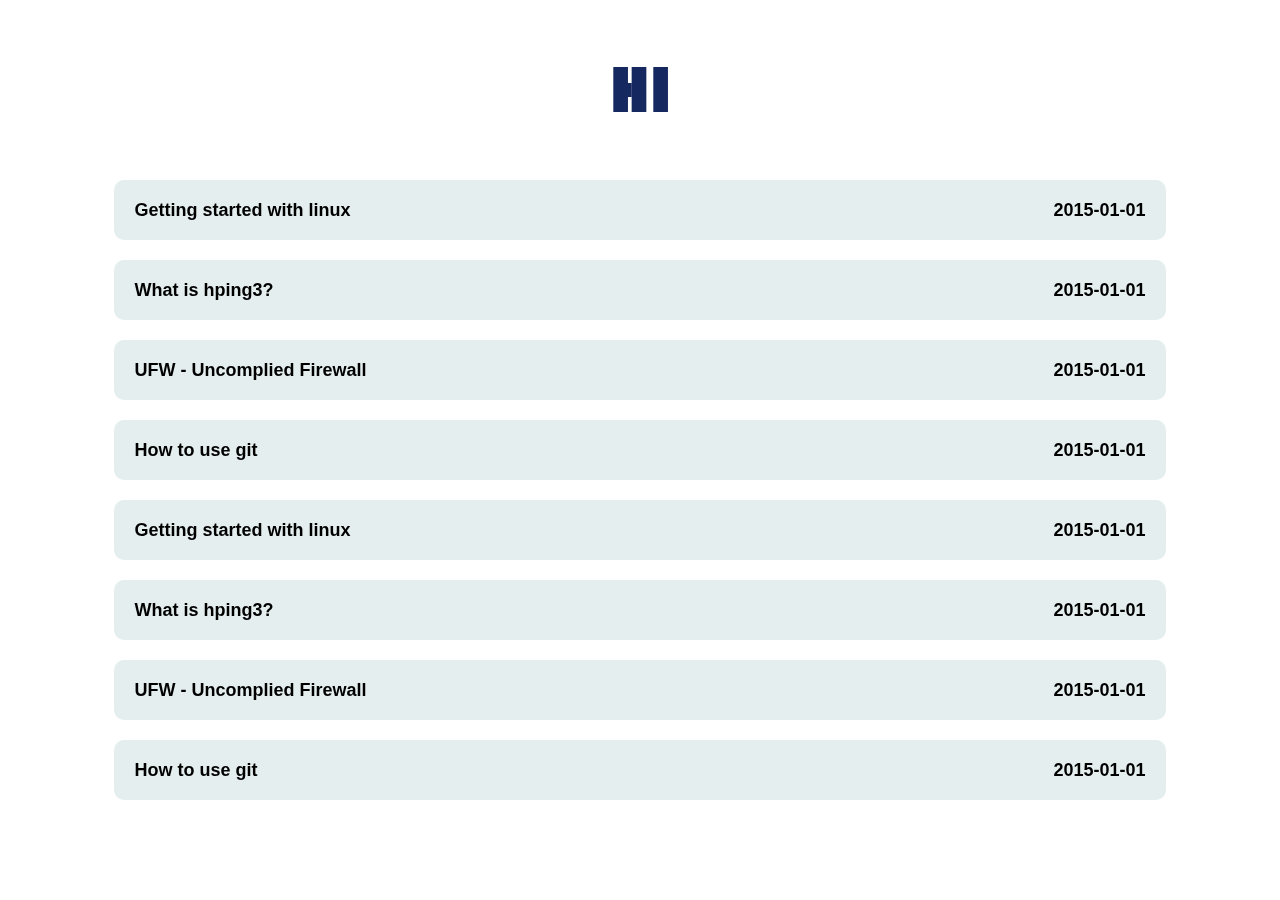
<file: blogContent.html>
<!DOCTYPE html>
<html lang="en">

<head>
    <meta charset="UTF-8">
    <meta http-equiv="X-UA-Compatible" content="IE=edge">
    <meta name="viewport" content="width=device-width, initial-scale=1.0">
    <link href="https://unpkg.com/aos@2.3.1/dist/aos.css" rel="stylesheet">
    <title>Blog</title>
    <script src="https://code.jquery.com/jquery-3.6.0.min.js"></script>

    <!-- <link rel="stylesheet" href="css/blog/blog.css"> -->

</head>

<body>
    <style>
        @font-face {
            font-family: bahasus;
            src: url(css/main/Font/Bauhaus93Regular.ttf);
        }

        .coolBlog {
            font-size: large;
            font-family: 'Gill Sans', sans-serif;
            font-weight: bold;
            margin: auto;
            /* display: flex; */
            margin-bottom: 20px;
            width: 80%;
            background-color: rgb(228, 238, 238);
            border-radius: 10px;
            /* border: 1px solid black; */
            padding: 20px 20px 40px 20px;
        }

        .hi {
            font-family: bahasus;
            font-size: 400%;
            color: rgb(21, 40, 95);
        }

        .hi:hover {
            color: rgb(77, 62, 117);
        }
    </style>
    <div style="text-align: center;">
        <a href="index.html" style="text-decoration: none;">
            <h1 class="hi" data-aos="fade-down">HI</h1>
        </a>
    </div>
    <div id="blog-list" data-aos="fade-up" data-aos-duration="1000">
        <!-- <h1></h1> -->
    </div>

    <!-- <div class="coolBlog">
        <div style="float: left;">hekki</div>
        <div style="float: right;">no</div>
    </div> -->
    <script src="https://unpkg.com/aos@2.3.1/dist/aos.js"></script>
    <script>
        AOS.init({
            once: true
        }
        );
    </script>
</body>

<script>
    $(document).ready(function () {
        $.getJSON("blog.json", function (data) {
            var blogData = "";
            $.each(data, function (i, item) {
                // blogData += "<h1>"+item.title+"</h1>";

                blogData += '<div class="coolBlog">';
                blogData += '<div style="float: left;">' + item.title + '</div>';
                blogData += '<div style="float: right;">' + item.date + '</div>';
                // blogData += "<p>"+item.description+"</p>";
                blogData += "</div>";
            }
            );
            $("#blog-list").append(blogData);
        })
    })
</script>

</html>
</file>
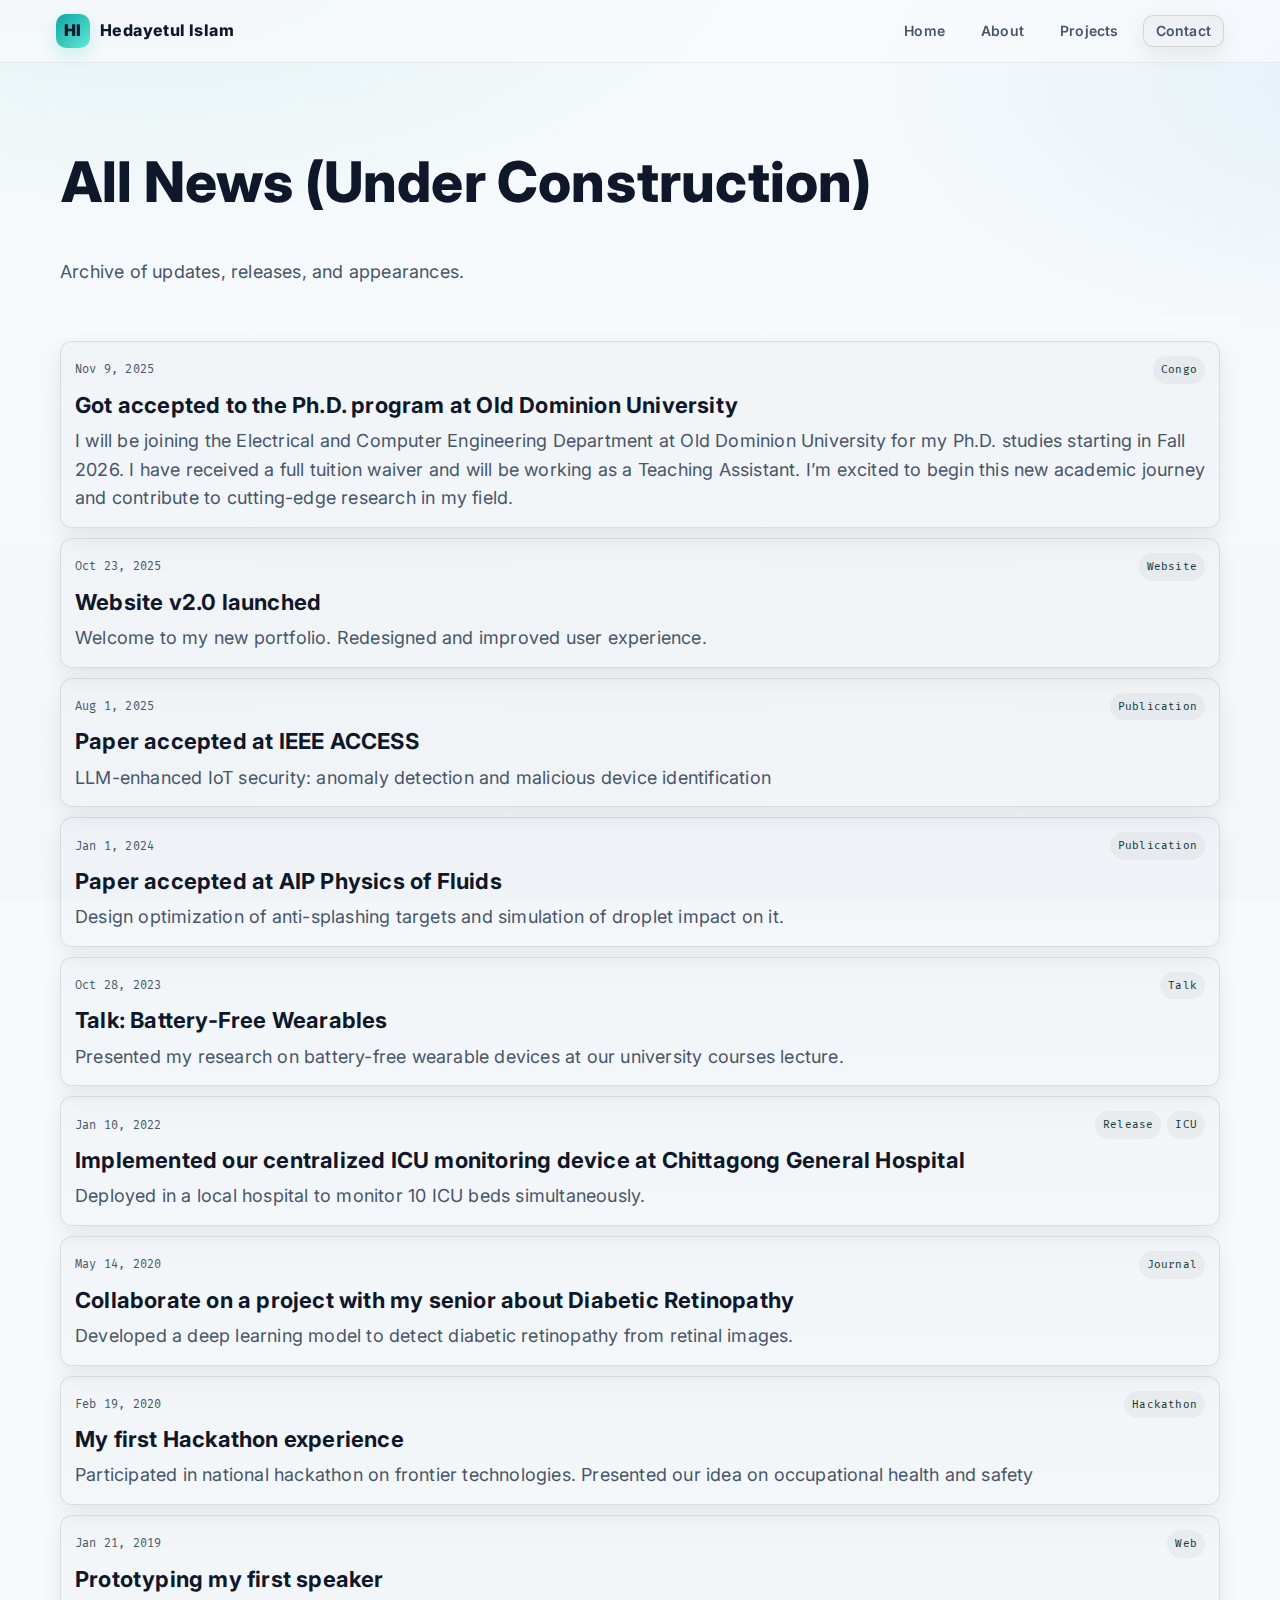
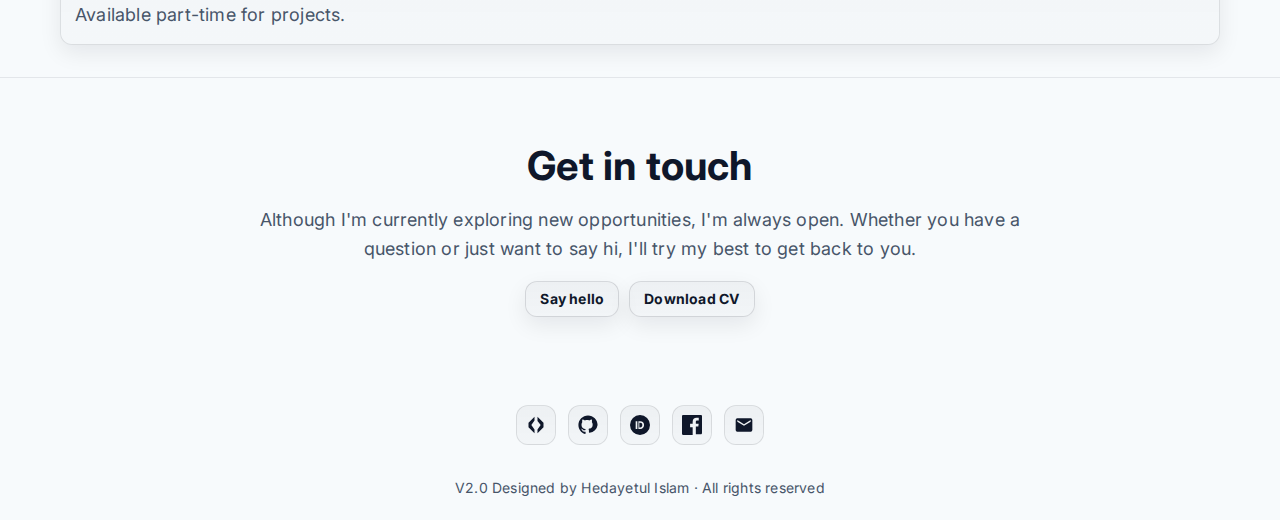
<file: news.html>
<!DOCTYPE html>
<html lang="en">
<head>
  <meta charset="UTF-8" />
  <meta name="viewport" content="width=device-width, initial-scale=1" />
  <title>News — Hedayetul Islam</title>

  <link rel="preconnect" href="https://fonts.googleapis.com">
  <link rel="preconnect" href="https://fonts.gstatic.com" crossorigin>
  <link href="https://fonts.googleapis.com/css2?family=Inter:wght@300;400;600;700;800&family=Fira+Mono:wght@400;500;700&display=swap" rel="stylesheet">
  <link rel="stylesheet" href="css/style.css">
</head>
<body>

  <!-- Simple header reuse -->
  <header class="navbar">
    <div class="nav-inner">
      <div class="brand">
        <div class="brand-badge" aria-hidden="true">HI</div>
        <span>Hedayetul&nbsp;Islam</span>
      </div>
      <nav class="nav-links" aria-label="Primary">
        <a href="index.html">Home</a>
        <a href="about.html">About</a>
        <a href="index.html#projects">Projects</a>
        <a class="btn" href="index.html#contact">Contact</a>
      </nav>
      <button id="themeToggle" class="menu-btn" aria-label="Toggle theme" title="Toggle theme">☼/☾</button>
    </div>
  </header>

  <section class="hero" style="padding-bottom:12px">
    <h1 class="title">All News (Under Construction)</h1>
    <p class="intro">Archive of updates, releases, and appearances.</p>
  </section>

  <section>
    <div class="container">
      <ul id="newsAll" class="news-list" aria-live="polite"></ul>
    </div>
  </section>

   <!-- CONTACT -->
  <section id="contact" class="contact">
    <h2>Get in touch</h2>
    <p>Although I'm currently exploring new opportunities, I'm always open. Whether you have a question or just want to say hi, I'll try my best to get back to you.</p>
    <div class="cta-row" style="justify-content:center;">
      <a class="btn" href="mailto:islamhedayet67@gmail.com?subject=Feedback&body=Message">Say hello</a>
      <a class="btn" href="Documents/cv.pdf" target="_blank" rel="noopener">Download CV</a>
    </div>
  </section>


  <div class="socials">
    <a href="https://scholar.google.com/citations?user=d3VplMYAAAAJ&hl=en" target="_blank" aria-label="Google Scholar">
      <svg viewBox="0 0 24 24" width="20" height="20" fill="currentColor">
        <path d="M10.2 2L3 9.2v5.6L10.2 22v-4.7L6.4 12l3.8-5.3V2zm3.6 0v5.3L17.6 12l-3.8 5.3V22L21 14.8V9.2L13.8 2z"/>
      </svg>
    </a>
    <a href="https://github.com/hedayet13" target="_blank" aria-label="GitHub">
      <svg viewBox="0 0 24 24" width="20" height="20" fill="currentColor">
        <path d="M12 .5C5.6.5.5 5.6.5 12c0 5.1 3.3 9.4 7.8 10.9.6.1.8-.3.8-.6v-2.2c-3.2.7-3.9-1.4-3.9-1.4-.5-1.3-1.1-1.7-1.1-1.7-.9-.6.1-.6.1-.6 1 .1 1.5 1 1.5 1 .9 1.5 2.4 1 3 .8.1-.7.3-1 .6-1.3-2.5-.3-5.1-1.2-5.1-5.4 0-1.2.4-2.2 1-3-.1-.3-.5-1.4.1-3 0 0 .9-.3 3 1 .8-.2 1.7-.4 2.6-.4.9 0 1.8.1 2.6.4 2.1-1.3 3-1 3-1 .6 1.6.2 2.7.1 3 .7.8 1 1.8 1 3 0 4.2-2.6 5-5.1 5.4.3.2.6.8.6 1.6v2.3c0 .3.2.7.8.6A10.9 10.9 0 0023.5 12c0-6.4-5.1-11.5-11.5-11.5z"/>
      </svg>
    </a>
    <a href="https://orcid.org/0009-0007-5734-5316" target="_blank" aria-label="ORCID">
      <svg viewBox="0 0 24 24" width="20" height="20" fill="currentColor">
        <path d="M12 0a12 12 0 100 24A12 12 0 0012 0zm-3.2 7.4v9.3H6.8V7.4h2zm3.5 0c2.9 0 4.6 1.9 4.6 4.7s-1.7 4.7-4.6 4.7h-2.2V7.4h2.2zm-.1 1.9h-1v5.7h1c1.6 0 2.6-1.1 2.6-2.9s-1-2.8-2.6-2.8z"/>
      </svg>
    </a>
    <a href="https://www.facebook.com/profile.php?id=100088359264911" target="_blank" aria-label="Facebook">
      <svg viewBox="0 0 24 24" width="20" height="20" fill="currentColor">
        <path d="M22.5 0H1.5C.7 0 0 .7 0 1.5v21c0 .8.7 1.5 1.5 1.5h11.3v-9.2H9.7V10.5h3.1V8.1c0-3.1 1.9-4.8 4.6-4.8 1.3 0 2.4.1 2.7.1v3.2h-1.8c-1.4 0-1.7.7-1.7 1.6v2.3h3.4l-.4 3.3h-3v9.2h5.9c.8 0 1.5-.7 1.5-1.5v-21C24 .7 23.3 0 22.5 0z"/>
      </svg>
    </a>
    <!-- <a href="https://www.linkedin.com/in/md-hedayetul-islam-329205197/" target="_blank" aria-label="LinkedIn">
      <svg viewBox="0 0 24 24" width="20" height="20" fill="currentColor">
        <path d="M20.45 20.45h-3.55v-5.4c0-1.29-.02-2.96-1.8-2.96-1.8 0-2.07 1.4-2.07 2.85v5.5H9.48V9h3.4v1.56h.05c.47-.9 1.6-1.84 3.3-1.84 3.53 0 4.18 2.32 4.18 5.34v6.39zM5.34 7.43a2.07 2.07 0 11.01-4.14 2.07 2.07 0 01-.01 4.14zM7.1 20.45H3.57V9h3.53v11.45zM22.23 0H1.77C.8 0 0 .8 0 1.77v20.46C0 23.2.8 24 1.77 24h20.46C23.2 24 24 23.2 24 22.23V1.77C24 .8 23.2 0 22.23 0z"/>
      </svg>
    </a> -->
    <a href="mailto:islamhedayet67@gmail.com" aria-label="Email">
      <svg viewBox="0 0 24 24" width="20" height="20" fill="currentColor">
        <path d="M20 4H4a2 2 0 00-2 2v12a2 2 0 002 2h16a2 2 0 002-2V6a2 2 0 00-2-2zm0 4l-8 5-8-5V6l8 5 8-5v2z"/>
      </svg>
    </a>
  </div>

  <footer style="margin-top: 12px;">
    V2.0 Designed by Hedayetul Islam · All rights reserved
  </footer>
  <!-- Theme toggle (same logic as index) -->
  <script>
    (function(){
      const root=document.documentElement, btn=document.getElementById('themeToggle');
      const saved=localStorage.getItem('theme');
      const prefersLight=window.matchMedia && window.matchMedia('(prefers-color-scheme: light)').matches;
      apply(saved || (prefersLight?'light':'dark'));
      btn && btn.addEventListener('click',()=>{const next=root.getAttribute('data-theme')==='light'?'dark':'light';apply(next);localStorage.setItem('theme',next);});
      function apply(mode){ mode==='light' ? root.setAttribute('data-theme','light') : root.removeAttribute('data-theme'); }
    })();
  </script>

  <!-- Load ALL news -->
  <script>
    (function(){
      const list = document.getElementById('newsAll');
      fetch('data/news.json')
        .then(r => r.json())
        .then(items => {
          const sorted = items.slice().sort((a,b)=> new Date(b.date)-new Date(a.date));
          list.innerHTML = sorted.map(renderItem).join('');
        })
        .catch(()=> list.innerHTML = '<li class="news-item muted">Unable to load news right now.</li>');

      function renderItem(n){
        const date = new Date(n.date);
        const nice = date.toLocaleDateString(undefined, { year:'numeric', month:'short', day:'numeric' });
        const tags = (n.tags||[]).map(t => `<span class="tag mini">${t}</span>`).join('');
        const title = n.url ? `<a href="${n.url}" target="_blank" rel="noopener">${n.title}</a>` : `<span>${n.title}</span>`;
        const sum = n.summary ? `<p class="news-sum">${n.summary}</p>` : '';
        return `
          <li class="news-item">
            <div class="news-meta">
              <time datetime="${n.date}" class="news-date">${nice}</time>
              <div class="news-tags">${tags}</div>
            </div>
            <h3 class="news-title">${title}</h3>
            ${sum}
          </li>`;
      }
    })();
  </script>
</body>
</html>
</file>
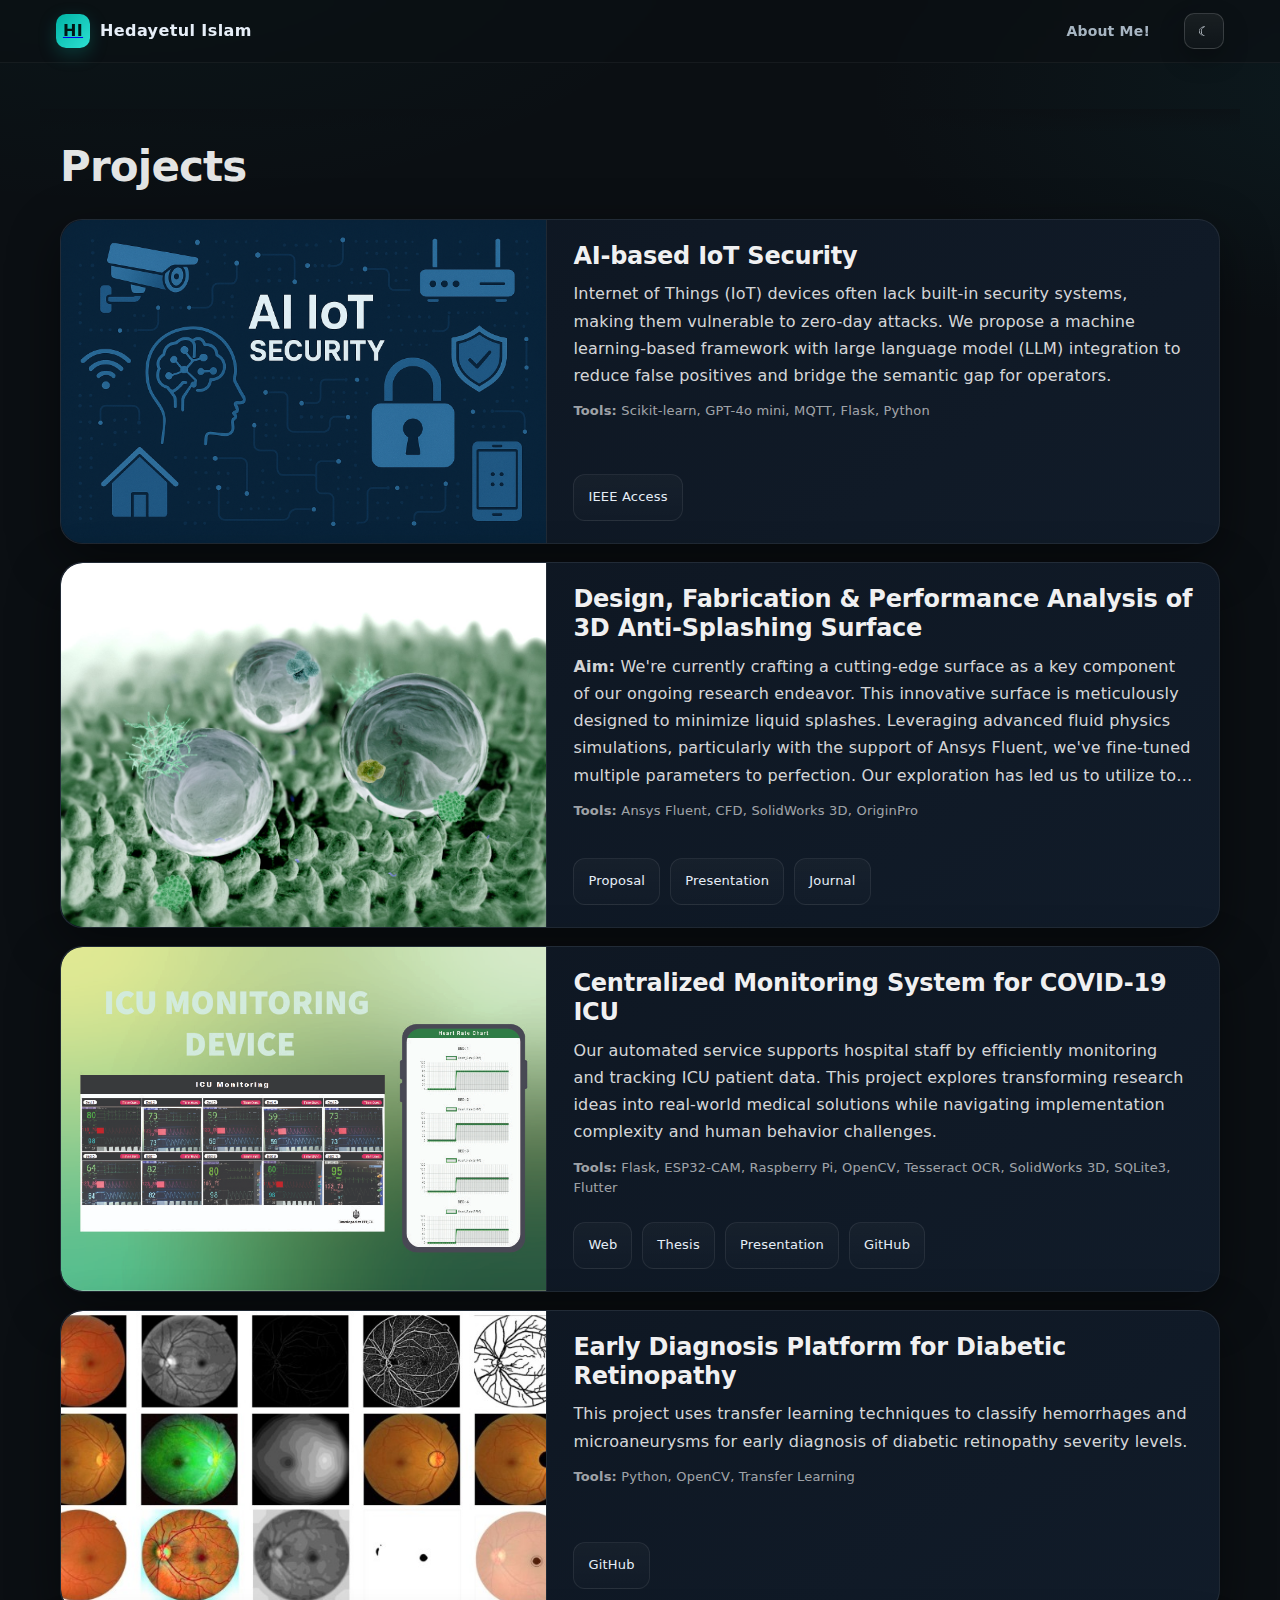
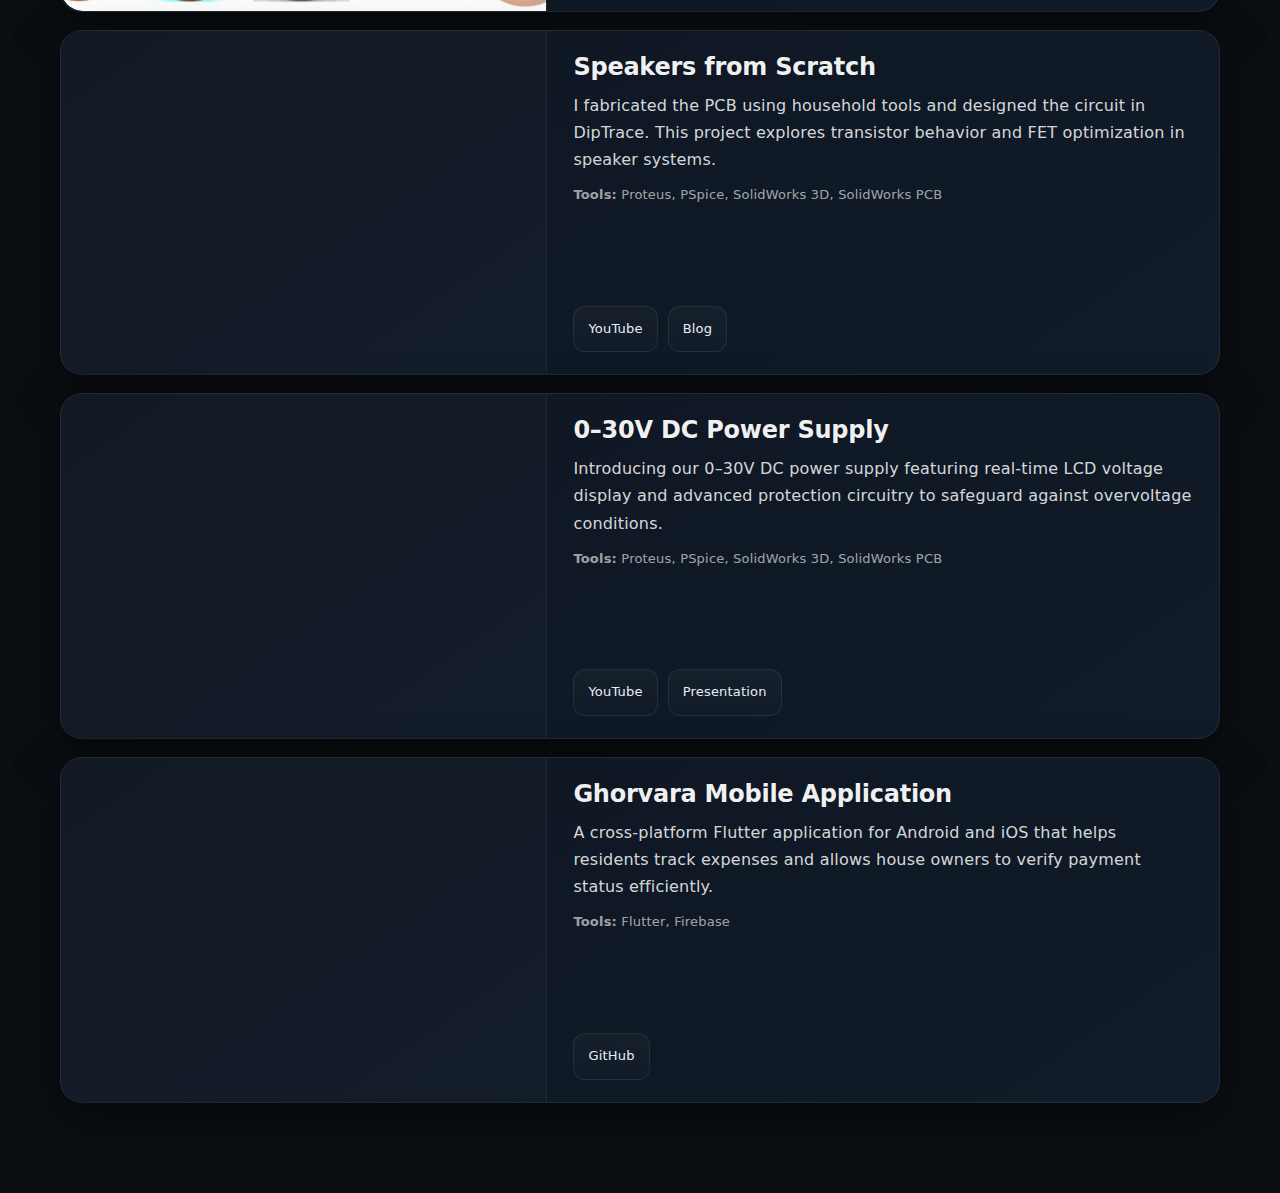
<file: project.html>
<!DOCTYPE html>
<html lang="en">
<head>
  <meta charset="UTF-8">
  <title>Projects | Hedayet Islam</title>
  <meta name="viewport" content="width=device-width, initial-scale=1.0">
  <link rel="stylesheet" href="css/style.css">
  <link rel="stylesheet" href="css/project.css">
</head>
<body>
<header class="navbar" id="navbar">
    <div class="nav-inner">
      <div class="brand">
        <a href="index.html"><div class="brand-badge" aria-hidden="true">HI</div></a>
        <span>Hedayetul&nbsp;Islam</span>
      </div>

      <nav class="nav-links" aria-label="Primary">
        <a href="about.html">About Me!</a>

        <button id="themeToggle" class="theme-toggle" aria-label="Toggle theme" title="Toggle theme">
          <span class="icon icon-sun">☼</span>
          <span class="icon icon-moon">☾</span>
        </button>
      </nav>

      <button class="menu-btn" id="menuBtn" aria-expanded="false" aria-controls="mobileMenu">
        <span aria-hidden="true">☰</span>
        <span class="visually-hidden">Toggle menu</span>
      </button>
    </div>

    <nav id="mobileMenu" class="drawer" aria-label="Mobile">
      <a href="about.html">About Me!</a>
      <button id="themeToggleMobile" class="theme-toggle" aria-label="Toggle theme" title="Toggle theme">
        <span class="icon icon-sun">☼</span>
        <span class="icon icon-moon">☾</span>
      </button>
    </nav>
  </header>

<section id="projects">
  <div class="container">
    <div class="section-head">
      <h2>Projects</h2>
    </div>

    <!-- ✅ Projects will be injected here -->
    <div class="list" id="projectsList"></div>

  </div>
</section>

<script src="js/projects.js"></script>
<script src="js/global.js"></script>
<script>
  const btn = document.getElementById("themeToggle");
  const btnMobile = document.getElementById("themeToggleMobile");

  function toggleTheme(){
    document.body.classList.toggle("light");
  }

  btn?.addEventListener("click", toggleTheme);
  btnMobile?.addEventListener("click", toggleTheme);
</script>

</body>
</html>
</file>
<file: css/style.css>
:root{
  /* Core theme */
  --bg: #0b0f13;
  --bg-elev: #0f141a;
  --card: #0e141a;
  --text: #e6eef7;
  --muted: #a7b5c2;

  /* Brand */
  --brand: #00b3a4;
  --brand-2: #0f7880;
  --brand-glow: #2de0d3;
  --ring: rgba(0,179,164,.25);

  /* Common text / links */
  --link: #8fe5de;
  --link-hover: #bdf0ec;
  --on-brand: #001715;
  --tag-text: #cfe9e7;
  --tag-text-light: #0f3535;
  --white-text: #fff;

  /* Special colors */
  --danger: #ef4444;
  --danger-soft: rgba(239,68,68,.16);
  --danger-alt: #ff4d4d;
  --danger-alt-soft: rgba(255,77,77,.18);

  --blue-accent: rgba(42,109,244,0.55);
  --blue-accent-soft: rgba(42,109,244,0.10);
  --blue-accent-strong: rgba(42,109,244,0.85);
  --blue-link-text: rgba(170,195,255,0.95);

  --green-accent: rgba(47,199,166,0.35);
  --green-accent-soft: rgba(47,199,166,0.12);

  /* Shared alpha colors */
  --white-01: rgba(255,255,255,.01);
  --white-02: rgba(255,255,255,.02);
  --white-03: rgba(255,255,255,.03);
  --white-04: rgba(255,255,255,.04);
  --white-05: rgba(255,255,255,.05);
  --white-06: rgba(255,255,255,.06);
  --white-07: rgba(255,255,255,.07);
  --white-08: rgba(255,255,255,.08);
  --white-09: rgba(255,255,255,.09);
  --white-10: rgba(255,255,255,.10);
  --white-12: rgba(255,255,255,.12);
  --white-14: rgba(255,255,255,.14);
  --white-16: rgba(255,255,255,.16);
  --white-18: rgba(255,255,255,.18);
  --white-22: rgba(255,255,255,.22);
  --white-25: rgba(255,255,255,.25);
  --white-40: rgba(255,255,255,.40);
  --white-75: rgba(255,255,255,.75);
  --white-78: rgba(255,255,255,.78);
  --white-88: rgba(255,255,255,.88);
  --white-90: rgba(255,255,255,.90);
  --white-95: rgba(255,255,255,.95);
  --white-96: rgba(255,255,255,.96);

  --black-40: rgba(0,0,0,.40);
  --black-45: rgba(0,0,0,.45);
  --black-55: rgba(0,0,0,.55);
  --black-60: rgba(0,0,0,.60);

  --nav-dark: rgba(11,15,19,.55);
  --drawer-dark: rgba(11,15,19,.90);
  --section-fade-dark: rgba(11,15,19,.60);

  /* Shadows */
  --shadow-1: 0 10px 25px rgba(0,0,0,.25);
  --shadow-2: 0 20px 50px rgba(0,0,0,.35);
  --shadow-brand: 0 6px 18px rgba(0,179,164,.25);

  /* Radii / sizing */
  --radius: 16px;
  --rotator-width: 12.5ch;

  /* Fluid type scale */
  --step-0: clamp(14px, 0.9vw + 9px, 16px);
  --step-1: clamp(16px, 1vw + 10px, 18px);
  --step-2: clamp(20px, 1.6vw + 10px, 22px);
  --step-3: clamp(24px, 2.4vw + 10px, 28px);
  --step-4: clamp(32px, 3.6vw + 12px, 40px);
  --step-5: clamp(40px, 5vw + 14px, 56px);

  /* Semantic tokens */
  --body-bg:
    radial-gradient(1000px 500px at 10% -10%, rgba(0,179,164,.05), transparent 60%),
    radial-gradient(900px 400px at 110% 10%, rgba(18,91,98,.15), transparent 60%),
    var(--bg);

  --navbar-bg: var(--nav-dark);
  --drawer-bg: var(--drawer-dark);
  --section-fade: linear-gradient(to bottom, var(--section-fade-dark), rgba(11,15,19,0));

  --surface-1: linear-gradient(180deg, var(--white-04) 0%, rgba(255,255,255,.015) 100%);
  --surface-2: linear-gradient(180deg, var(--white-03), var(--white-01));
  --surface-3: linear-gradient(180deg, var(--white-05), var(--white-02));
  --surface-4: linear-gradient(180deg, var(--white-06), var(--white-02));
  --surface-5: linear-gradient(180deg, var(--white-04), var(--white-02));

  --border-soft: 1px solid var(--white-05);
  --border: 1px solid var(--white-06);
  --border-card: 1px solid var(--white-07);
  --border-strong: 1px solid var(--white-08);
  --border-stronger: 1px solid var(--white-10);
  --border-btn: 1px solid var(--white-16);
  --border-chip: 1px dashed var(--white-22);

  --card-hover-border: rgba(0,179,164,.35);
  --thumb-border: 1px solid var(--white-05);

  --pill-bg: var(--black-60);
  --pill-border: 1px solid var(--white-25);
  --pill-text: var(--white-text);

  --tag-bg: var(--white-06);
  --tag-border: 1px solid var(--white-12);

  --social-bg: linear-gradient(180deg, var(--white-05), var(--white-02));
  --social-hover-shadow: 0 0 0 6px var(--ring);

  --news-card-bg: linear-gradient(180deg, var(--white-03), var(--white-01));
  --news-card-border: 1px solid var(--white-08);

  --rp-card-bg: linear-gradient(145deg, rgba(14,22,33,0.98), rgba(17,28,42,0.98));
  --rp-card-border: 1px solid var(--white-08);
  --rp-card-shadow: 0 16px 52px var(--black-45);
  --rp-card-shadow-hover: 0 20px 62px var(--black-55);

  --rp-more-bg: var(--white-04);
  --rp-more-border: 1px solid rgba(255,255,255,.14);
  --rp-more-text: rgba(255,255,255,.90);
  --rp-more-bg-hover: var(--white-06);
  --rp-more-border-hover: rgba(255,255,255,.22);

  --rp-badge-bg: var(--black-40);
  --rp-badge-border: 1px solid var(--white-18);
  --rp-badge-text: var(--white-95);

  --rp-chip-bg: var(--white-04);
  --rp-chip-border: 1px solid var(--white-12);
  --rp-chip-text: var(--white-88);

  --rp-empty-bg: var(--white-03);
  --rp-empty-border: 1px solid var(--white-10);
  --rp-empty-text: var(--white-75);
}

/* ------------------------------
   Light theme
------------------------------ */
:root[data-theme="light"]{
  --bg: #f7fafc;
  --bg-elev: #ffffff;
  --card: #ffffff;
  --text: #0f172a;
  --muted: #475569;

  --brand: #0ea5a4;
  --brand-2: #0f7880;
  --brand-glow: #5eead4;
  --ring: rgba(14,165,164,.22);

  --link: #0f7880;
  --link-hover: #0ea5a4;
  --on-brand: #0f172a;
  --tag-text: #0f3535;

  --shadow-1: 0 8px 22px rgba(2,6,23,.08);
  --shadow-2: 0 18px 42px rgba(2,6,23,.12);
  --shadow-brand: 0 6px 18px rgba(14,165,164,.18);

  --body-bg:
    radial-gradient(1100px 520px at 12% -8%, rgba(14,165,164,.10), transparent 60%),
    radial-gradient(1000px 480px at 110% 8%, rgba(2,132,199,.08), transparent 60%),
    linear-gradient(180deg,#f7fafc 0%, #f6f9fb 45%, #f4f7fa 100%);

  --navbar-bg: rgba(248,250,252,.75);
  --drawer-bg: rgba(255,255,255,.96);
  --section-fade: linear-gradient(to bottom, rgba(248,250,252,.75), rgba(248,250,252,0));

  --surface-1: linear-gradient(180deg, rgba(2,6,23,.03) 0%, rgba(2,6,23,.01) 100%);
  --surface-2: linear-gradient(180deg, rgba(2,6,23,.025), rgba(2,6,23,.01));
  --surface-3: linear-gradient(180deg, rgba(2,6,23,.04), rgba(2,6,23,.02));
  --surface-4: linear-gradient(180deg, rgba(2,6,23,.03), rgba(2,6,23,.015));
  --surface-5: linear-gradient(180deg, rgba(2,6,23,.04), rgba(2,6,23,.02));

  --border-soft: 1px solid rgba(2,6,23,.06);
  --border: 1px solid rgba(2,6,23,.08);
  --border-card: 1px solid rgba(2,6,23,.08);
  --border-strong: 1px solid rgba(2,6,23,.10);
  --border-stronger: 1px solid rgba(2,6,23,.12);
  --border-btn: 1px solid rgba(2,6,23,.12);
  --border-chip: 1px dashed rgba(2,6,23,.22);

  --card-hover-border: rgba(14,165,164,.35);
  --thumb-border: 1px solid rgba(2,6,23,.06);

  --pill-bg: rgba(255,255,255,.85);
  --pill-border: 1px solid rgba(2,6,23,.12);
  --pill-text: #0f172a;

  --tag-bg: rgba(2,6,23,.04);
  --tag-border: 1px solid rgba(2,6,23,.12);

  --social-bg: linear-gradient(180deg, rgba(2,6,23,.04), rgba(2,6,23,.02));

  --news-card-bg: linear-gradient(180deg, rgba(2,6,23,.02), rgba(2,6,23,.01));
  --news-card-border: 1px solid rgba(2,6,23,.10);

  --rp-card-bg: linear-gradient(145deg, rgba(255,255,255,0.98), rgba(245,247,250,0.98));
  --rp-card-border: 1px solid rgba(2,6,23,.08);
  --rp-card-shadow: 0 16px 52px rgba(2,6,23,.08);
  --rp-card-shadow-hover: 0 20px 62px rgba(2,6,23,.12);

  --rp-more-bg: rgba(2,6,23,.04);
  --rp-more-border: 1px solid rgba(2,6,23,.12);
  --rp-more-text: rgba(15,23,42,.9);
  --rp-more-bg-hover: rgba(2,6,23,.06);
  --rp-more-border-hover: rgba(2,6,23,.18);

  --rp-badge-bg: rgba(255,255,255,.88);
  --rp-badge-border: 1px solid rgba(2,6,23,.10);
  --rp-badge-text: #0f172a;

  --rp-chip-bg: rgba(2,6,23,.04);
  --rp-chip-border: 1px solid rgba(2,6,23,.10);
  --rp-chip-text: rgba(15,23,42,.85);

  --rp-empty-bg: rgba(2,6,23,.03);
  --rp-empty-border: 1px solid rgba(2,6,23,.10);
  --rp-empty-text: rgba(15,23,42,.70);
}

/* Page background */
:root[data-theme="light"] html{
  background-color: var(--bg);
}
:root[data-theme="light"] body{
  color: var(--text);
  background: var(--body-bg);
}

/* Header / Navbar */
:root[data-theme="light"] .navbar{
  background: var(--navbar-bg);
  border-bottom: var(--border-soft);
  backdrop-filter: blur(8px);
}
:root[data-theme="light"] .nav-links a{
  color: var(--muted);
}
:root[data-theme="light"] .nav-links a:hover{
  color: var(--text);
  background: rgba(2,6,23,.06);
}

/* Buttons */
:root[data-theme="light"] .btn{
  border: var(--border-btn);
  background: var(--surface-3);
  color: var(--text);
  box-shadow: var(--shadow-1);
}
:root[data-theme="light"] .btn:hover{
  border-color: var(--brand);
  box-shadow: 0 0 0 4px var(--ring), var(--shadow-1);
}
:root[data-theme="light"] .yt{ border-color: var(--danger); }
:root[data-theme="light"] .yt:hover{ box-shadow: 0 0 0 6px var(--danger-soft), var(--shadow-1); }

/* Hero chip */
:root[data-theme="light"] .chip{
  border: var(--border-chip);
  color: var(--muted);
}

/* Section fade */
:root[data-theme="light"] section .container::before{
  background: var(--section-fade);
}

/* Cards / grid items */
:root[data-theme="light"] .card{
  background: var(--surface-1);
  border: var(--border-card);
  box-shadow: var(--shadow-1);
}
:root[data-theme="light"] .card:hover{
  border-color: var(--card-hover-border);
  box-shadow: var(--shadow-2), 0 0 0 6px var(--ring);
}
:root[data-theme="light"] .thumb{
  border-bottom: var(--thumb-border);
}
:root[data-theme="light"] .pill{
  background: var(--pill-bg);
  border: var(--pill-border);
  color: var(--pill-text);
}

/* Text tones inside cards/lists */
:root[data-theme="light"] .card p,
:root[data-theme="light"] .section-desc,
:root[data-theme="light"] .contact p{
  color: var(--muted);
}

/* Tags / chips */
:root[data-theme="light"] .tag,
:root[data-theme="light"] .skill-tags li{
  background: var(--tag-bg);
  border: 1px solid var(--tag-border);
  color: var(--tag-text-light);
}

/* Lists (Presentations) */
:root[data-theme="light"] .list a{
  background: var(--surface-2);
  border: var(--border-strong);
  color: var(--text);
}
:root[data-theme="light"] .list a:hover{
  border-color: var(--card-hover-border);
}
:root[data-theme="light"] .bullet{
  box-shadow: 0 0 0 6px var(--ring);
}

/* Contact section + footer */
:root[data-theme="light"] .contact{
  border-top: var(--border);
}
:root[data-theme="light"] footer{
  color: var(--muted);
}
:root[data-theme="light"] .socials a{
  background: var(--social-bg);
  border: var(--border-strong);
  color: var(--text);
}
:root[data-theme="light"] .socials a:hover{
  border-color: var(--brand);
  box-shadow: 0 0 0 6px var(--ring);
}

/* Drawer / mobile menu */
:root[data-theme="light"] .drawer{
  background: var(--drawer-bg);
  border-top: var(--border);
}
:root[data-theme="light"] .drawer a{
  color: var(--text);
  border-bottom: var(--border-soft);
}
:root[data-theme="light"] .drawer a:hover{ background: rgba(2,6,23,.06); }

/* Stats, skills, cases, to-top */
:root[data-theme="light"] .stat,
:root[data-theme="light"] .case .case-card{
  background: var(--surface-4);
  border: var(--border-strong);
}
:root[data-theme="light"] .to-top{
  border: 1px solid rgba(2,6,23,.14);
  background: var(--surface-3);
  color: var(--text);
}

/* News */
:root[data-theme="light"] .news-item{
  background: var(--news-card-bg);
  border: var(--news-card-border);
}
:root[data-theme="light"] .news-title a{ color: var(--text); }
:root[data-theme="light"] .news-title a:hover{ color: var(--brand); }
:root[data-theme="light"] .news-date{ color: var(--muted); }
:root[data-theme="light"] .tag.mini{
  background: var(--tag-bg);
  border: 1px solid var(--tag-border);
  color: var(--tag-text-light);
}

*{ box-sizing: border-box; }

html,
body{ height:100%; scroll-behavior:smooth; }

/* Helps avoid banding while scrolling */
html{
  background-color: var(--bg);
  background-attachment: fixed;
}

body{
  margin:0;
  font-family: Inter, system-ui, -apple-system, Segoe UI, Roboto, Helvetica, Arial, "Apple Color Emoji","Segoe UI Emoji";
  color: var(--text);
  background: var(--body-bg);
  letter-spacing:.2px;
  font-size: var(--step-0);
  line-height: 1.6;
  text-rendering: optimizeLegibility;
  -webkit-font-smoothing: antialiased;
  -moz-osx-font-smoothing: grayscale;
}

/* --- Header / Navbar --- */
.navbar{
  position: sticky;
  top: 0;
  z-index: 50;
  backdrop-filter: blur(8px);
  background: var(--navbar-bg);
  border-bottom: var(--border-soft);
}
.nav-inner{
  max-width: 1200px;
  margin: 0 auto;
  padding: 12px 16px;
  display: flex;
  align-items: center;
  justify-content: space-between;
  gap: 16px;
}
.brand{
  display:flex;
  align-items:center;
  gap:10px;
  font-weight:800;
  letter-spacing:.4px;
}
.brand-badge{
  height: 34px;
  width: 34px;
  border-radius: 10px;
  background: linear-gradient(135deg, var(--brand), var(--brand-glow));
  display:grid;
  place-items:center;
  font-weight:900;
  color: var(--on-brand);
  box-shadow: var(--shadow-brand);
}

/* Desktop links */
.nav-links{
  display:none;
  gap: 12px;
  align-items:center;
}
.nav-links a{
  color: var(--muted);
  text-decoration:none;
  font-weight:600;
  font-size: 14px;
  padding: 8px 12px;
  border-radius: 10px;
}
.nav-links a:hover{
  color: var(--text);
  background: var(--white-06);
}

/* Mobile menu */
.menu-btn{
  display:inline-flex;
  align-items:center;
  justify-content:center;
  gap:8px;
  padding: 10px 12px;
  border-radius: 10px;
  border: var(--border-btn);
  background: var(--surface-4);
  color: var(--text);
  font-weight:700;
}
.menu-btn[aria-expanded="true"]{
  box-shadow: 0 0 0 6px var(--ring);
}

.drawer{
  display:none;
  border-top: var(--border-soft);
  background: var(--drawer-bg);
}
.drawer.open{ display:block; }
.drawer a{
  display:block;
  padding: 12px 16px;
  color: var(--text);
  text-decoration:none;
  border-bottom: var(--border-soft);
}
.drawer a:focus,
.drawer a:hover{
  background: var(--white-06);
  outline: none;
}

/* Buttons */
.btn{
  border: var(--border-btn);
  background: var(--surface-4);
  color: var(--text);
  padding: 10px 14px;
  border-radius: 12px;
  text-decoration:none;
  font-weight:700;
  font-size:14px;
  box-shadow: var(--shadow-1);
  display: inline-flex;
  align-items: center;
  justify-content: center;
  line-height: 1;
}
.btn:hover{
  border-color: var(--brand);
  box-shadow: 0 0 0 4px var(--ring), var(--shadow-1);
}
.yt{ border-color: var(--danger-alt); }
.yt:hover{ box-shadow: 0 0 0 6px var(--danger-alt-soft), var(--shadow-1); }

/* --- Hero --- */
.hero{
  max-width: 1200px;
  margin: 0 auto;
  padding: 72px 16px 48px;
  display:grid;
  gap: 18px;
}
.chip{
  display:inline-flex;
  align-items:center;
  gap:8px;
  font-family:"Fira Mono", monospace;
  border: var(--border-chip);
  color: var(--muted);
  padding: 6px 10px;
  border-radius: 999px;
  font-size: 12px;
  width: max-content;
}
.title{
  font-size: var(--step-5);
  line-height: 1.05;
  margin: 4px 0;
  font-weight: 800;
  text-indent: 0.02ch;
}

/* subtitle + rotator (baseline-safe fade) */
.subtitle{
  font-size: var(--step-4);
  margin: 0;
  font-weight: 800;
  line-height: 1.1;
  letter-spacing: .3px;
  display: flex;
  flex-wrap: wrap;
  align-items: baseline;
}
.subtitle .rotator{
  display: inline-grid;
  grid-template-areas: "stack";
  width: var(--rotator-width);
  margin-left: .35ch;
  vertical-align: baseline;
}
.subtitle .rotator .word{
  grid-area: stack;
  white-space: nowrap;
  color: var(--brand);
  font-weight: 800;
  line-height: 1;
  opacity: 0;
  animation: rot-fade 9s linear infinite;
}
.subtitle .rotator .word:nth-child(1){ animation-delay: 0s; }
.subtitle .rotator .word:nth-child(2){ animation-delay: 3s; }
.subtitle .rotator .word:nth-child(3){ animation-delay: 6s; }

@keyframes rot-fade{
  0%   { opacity: 1; }
  28%  { opacity: 1; }
  35%  { opacity: 0; }
  100% { opacity: 0; }
}

/* Optional spaces around active word */
.subtitle .rotator .word::before,
.subtitle .rotator .word::after{
  content: "  ";
  color: var(--brand);
  opacity: .9;
}
.subtitle .rotator .word::before{ margin-right: .15ch; }
.subtitle .rotator .word::after { margin-left:  .15ch; }

.intro{
  max-width: 70ch;
  color: var(--muted);
  font-size: var(--step-1);
}
.cta-row{
  display:flex;
  gap: 10px;
  flex-wrap: wrap;
  align-items:center;
}

/* --- Section wrapper --- */
section{ padding: 24px 0; }
.container{
  max-width: 1200px;
  margin: 0 auto;
  padding: 0 16px;
}

/* anti-banding fade at section starts */
section .container{ position: relative; }
section .container::before{
  content:"";
  position: absolute;
  inset: -24px 0 auto 0;
  height: 24px;
  background: var(--section-fade);
  pointer-events:none;
}

.section-head{
  display:flex;
  flex-wrap: wrap;
  align-items:flex-end;
  justify-content:space-between;
  gap:10px;
  margin-bottom: 10px;
}
.section-head h2{
  font-size: var(--step-3);
  letter-spacing:.3px;
  opacity:.95;
  margin: 0;
}
.section-desc{
  color: var(--muted);
  margin-top: 4px;
  font-size: var(--step-1);
}
.section-head .btn{ margin-bottom: 2px; }

/* --- Projects Grid --- */
.grid{
  display:grid;
  gap: 14px;
  grid-template-columns: repeat(12, 1fr);
}
.card{
  grid-column: span 12;
  display: flex;
  flex-direction: column;
  height: 100%;
  background: var(--surface-1);
  backdrop-filter: blur(4px);
  border: var(--border-card);
  border-radius: var(--radius);
  overflow: clip;
  box-shadow: var(--shadow-1);
  transition: transform .2s ease, box-shadow .2s ease, border-color .2s ease;
}
.card:hover{
  transform: translateY(-2px);
  border-color: var(--card-hover-border);
  box-shadow: var(--shadow-2), 0 0 0 6px var(--ring);
}
.thumb{
  position: relative;
  flex-shrink: 0;
  aspect-ratio: 16 / 9;
  overflow: hidden;
  border-bottom: var(--thumb-border);
}
.thumb img{
  width:100%;
  height:100%;
  object-fit:cover;
}
.pill{
  position:absolute;
  top:6px;
  left:6px;
  background: var(--pill-bg);
  border: var(--pill-border);
  color: var(--pill-text);
  padding: 6px 10px;
  border-radius:999px;
  font-size:12px;
  font-weight:700;
  letter-spacing:.3px;
}
.card-body{
  flex: 1 1 auto;
  display: flex;
  flex-direction: column;
  gap: 8px;
  justify-content: space-between;
  padding: 14px;
}
.card h3{
  margin: 0;
  font-size: var(--step-2);
}
.card p{
  margin: 0;
  color: var(--muted);
  line-height: 1.65;
  font-size: var(--step-1);
}
.tags{
  display:flex;
  gap: 8px;
  flex-wrap: wrap;
  margin-top: 6px;
}
.tag{
  font-family: "Fira Mono", monospace;
  font-size: 12px;
  padding: 6px 10px;
  border-radius: 999px;
  background: var(--tag-bg);
  border: var(--tag-border);
  color: var(--tag-text);
}

/* --- Presentations --- */
.list{
  display:flex;
  flex-direction:column;
  gap: 10px;
  margin-top: 10px;
}
.list a{
  display:flex;
  gap: 10px;
  align-items:center;
  padding: 12px 14px;
  background: var(--surface-2);
  border: var(--border-strong);
  border-radius: 12px;
  color: var(--text);
  text-decoration:none;
  transition: transform .15s ease, border-color .15s ease;
}
.list a:hover{
  transform: translateY(-2px);
  border-color: var(--card-hover-border);
}
.bullet{
  height:10px;
  width:10px;
  border-radius:999px;
  background: var(--brand);
  box-shadow: 0 0 0 6px var(--ring);
}

/* --- Contact --- */
.contact{
  text-align:center;
  padding: 56px 16px 80px;
  margin-top: 8px;
  border-top: var(--border-soft);
}
.contact h2{
  font-size: var(--step-4);
  margin: 0 0 8px;
}
.contact p{
  color: var(--muted);
  max-width: 70ch;
  margin: 0 auto 18px;
  font-size: var(--step-1);
}

/* --- Footer --- */
footer{
  color: var(--muted);
  font-size: 14px;
  text-align:center;
  padding: 20px;
}
.socials{
  display:flex;
  gap: 12px;
  justify-content:center;
  margin: 8px 0 4px;
  flex-wrap: wrap;
}
.socials a{
  height: 40px;
  width: 40px;
  display:grid;
  place-items:center;
  border-radius: 12px;
  background: var(--social-bg);
  border: var(--border-strong);
  color: var(--text);
}
.socials a:hover{
  border-color: var(--brand);
  box-shadow: var(--social-hover-shadow);
}

/* --- Accessibility & preferences --- */
@media (prefers-reduced-motion: reduce){
  *{
    animation: none !important;
    transition: none !important;
    scroll-behavior: auto !important;
  }
  .subtitle .rotator .word{
    animation:none;
    opacity:1;
  }
  .subtitle .rotator .word:not(:first-child){
    display:none;
  }
}

img{
  max-width: 100%;
  height: auto;
  display:block;
}
.visually-hidden{
  position:absolute;
  width:1px;
  height:1px;
  padding:0;
  margin:-1px;
  overflow:hidden;
  clip:rect(0,0,0,0);
  white-space:nowrap;
  border:0;
}

/* --- Responsive columns & breakpoints --- */
@media (min-width: 480px){
  .card-body{ padding: 16px; }
}
@media (min-width: 640px){
  .grid{ gap: 16px; }
  .span-6{ grid-column: span 6; }
}
@media (min-width: 768px){
  .nav-links{ display:flex; }
  .menu-btn{ display:none; }
  .drawer{ display:none !important; }
  .hero{ padding: 72px 20px 48px; gap: 24px; }
  .container{ padding: 0 20px; }
  .hide-mobile{ display: inline-flex; }
}
@media (min-width: 1024px){
  .grid{ gap: 18px; }
  .span-4-lg{ grid-column: span 4; }
  .span-8-lg{ grid-column: span 8; }
}
@media (min-width: 1280px){
  .hero{ padding-top: 86px; }
}

/* ===== Mobile (≤640px) ===== */
@media (max-width: 640px){
  .grid{ grid-template-columns: 1fr; gap: 12px; }
  .card{ height: auto; }
  .thumb{ aspect-ratio: 4 / 3; padding: 6px; }
  .card-body{ padding: 14px; gap: 8px; }
  .section-head{ align-items: flex-start; }
  .section-head .btn{ order: 2; margin-top: 8px; }
  .btn{ padding: 12px 16px; line-height: 1; }
  .btn:hover{ box-shadow: 0 0 0 3px var(--ring), var(--shadow-1); }
  .hero{ padding: 56px 16px 40px; }
  .container{ padding: 0 16px; }
}

.stats{
  max-width:1200px;
  margin:0 auto 20px;
  padding:0 16px;
  display:grid;
  grid-template-columns:repeat(4,1fr);
  gap:10px
}
.stat{
  background: var(--surface-5);
  border: var(--border-strong);
  border-radius:12px;
  padding:14px;
  text-align:center
}
.stat strong{
  font-size:22px;
  display:block
}
.stat span{
  color:var(--muted);
  font-size:14px
}
.skills{
  max-width:1200px;
  margin:8px auto 24px;
  padding:0 16px
}
.skill-tags{
  display:flex;
  flex-wrap:wrap;
  gap:8px;
  list-style:none;
  padding:0;
  margin:8px 0 0
}
.skill-tags li{
  font-family:"Fira Mono",monospace;
  font-size:12px;
  padding:6px 10px;
  border-radius:999px;
  background: var(--tag-bg);
  border: var(--tag-border);
  color: var(--tag-text);
}
.case .case-card{
  max-width:1200px;
  margin:0 auto;
  padding:16px;
  border-radius:16px;
  background: var(--surface-5);
  border: var(--border-strong);
}
.to-top{
  position:fixed;
  right:16px;
  bottom:16px;
  display:none;
  border: var(--border-btn);
  background: var(--surface-4);
  color:var(--text);
  padding:10px 12px;
  border-radius:12px
}
.to-top.show{ display:inline-flex }
@media (max-width: 768px){
  .stats{ grid-template-columns:repeat(2,1fr) }
}

/* ===== News ===== */
.news-list{
  list-style:none;
  padding:0;
  margin:0;
  display:grid;
  gap:10px;
}
.news-item{
  background: var(--news-card-bg);
  border: var(--news-card-border);
  border-radius: 12px;
  padding: 14px;
  box-shadow: var(--shadow-1);
}
.news-title{
  margin: 4px 0 4px;
  font-size: var(--step-2);
}
.news-title a{
  color: var(--text);
  text-decoration:none;
}
.news-title a:hover{
  color: var(--brand);
}
.news-sum{
  margin: 0;
  color: var(--muted);
  font-size: var(--step-1);
}
.news-meta{
  display:flex;
  align-items:center;
  justify-content:space-between;
  gap:10px;
}
.news-date{
  font-family:"Fira Mono", monospace;
  font-size:12px;
  color: var(--muted);
}
.news-tags{
  display:flex;
  gap:6px;
  flex-wrap:wrap;
}
.tag.mini{
  font-size:11px;
  padding:5px 8px;
}

/* Theme toggle pill */
.theme-toggle{
  display:inline-flex;
  align-items:center;
  justify-content:center;
  width:40px;
  height:36px;
  margin-left:10px;
  border-radius:10px;
  cursor:pointer;
  border: var(--border-btn);
  background: var(--surface-4);
  color:var(--text);
  box-shadow: var(--shadow-1);
}
.theme-toggle:hover{
  box-shadow:0 0 0 4px var(--ring), var(--shadow-1);
}
.theme-toggle .icon{ display:none; }

/* Desktop: keep visible even though .menu-btn is hidden */
@media (min-width:768px){
  .menu-btn{ display:none; }
  .theme-toggle{ display:inline-flex; }
}

/* Light theme look for the pill */
:root[data-theme="light"] .theme-toggle{
  border-color: rgba(2,6,23,.12);
  background: linear-gradient(180deg, rgba(2,6,23,.04), rgba(2,6,23,.02));
}

/* Icon swapping */
.theme-toggle .icon-moon{ display:inline; }
:root[data-theme="light"] .theme-toggle .icon-moon{ display:none; }
:root[data-theme="light"] .theme-toggle .icon-sun{ display:inline; }
.theme-toggle{}
@media (min-width:768px){
  .menu-btn{ display:none; }
  .theme-toggle{ display:inline-flex; }
}
.theme-toggle .icon-moon{ display:inline; }
:root[data-theme="light"] .theme-toggle .icon-moon{ display:none; }
:root[data-theme="light"] .theme-toggle .icon-sun{ display:inline; }

/* ============================= */
/* Recent Projects (Index)       */
/* ============================= */

.recent-projects{
  padding: 70px 0;
}

.rp-head{
  display:flex;
  align-items:center;
  justify-content:space-between;
  gap:16px;
  margin-bottom: 18px;
}

.rp-head h2{
  margin:0;
  font-size: 40px;
  font-weight: 750;
  letter-spacing: -0.02em;
}

.rp-more{
  padding: 10px 14px;
  border-radius: 14px;
  border: var(--rp-more-border);
  background: var(--rp-more-bg);
  color: var(--rp-more-text);
  text-decoration: none;
  font-weight: 600;
  transition: 0.2s ease;
}

.rp-more:hover{
  transform: translateY(-1px);
  border-color: var(--rp-more-border-hover);
  background: var(--rp-more-bg-hover);
}

.rp-grid{
  display:grid;
  grid-template-columns: repeat(3, minmax(0, 1fr));
  gap: 18px;
}

.rp-card{
  border-radius: 22px;
  overflow:hidden;
  border: var(--rp-card-border);
  background: var(--rp-card-bg);
  box-shadow: var(--rp-card-shadow);
  display:flex;
  flex-direction: column;
  transition: 0.2s ease;
}

.rp-card:hover{
  transform: translateY(-4px);
  border-color: var(--blue-accent);
  box-shadow: var(--rp-card-shadow-hover);
}

.rp-card--accent{
  border-color: var(--green-accent);
  box-shadow: var(--rp-card-shadow), 0 0 0 1px var(--green-accent-soft) inset;
}

.rp-media{
  position: relative;
  height: 220px;
  overflow:hidden;
}

.rp-media img{
  width:100%;
  height:100%;
  object-fit: cover;
  display:block;
}

.rp-badge{
  position:absolute;
  top: 14px;
  left: 14px;
  z-index: 2;
  padding: 6px 10px;
  border-radius: 999px;
  font-size: 12px;
  font-weight: 700;
  letter-spacing: 0.02em;
  color: var(--rp-badge-text);
  background: var(--rp-badge-bg);
  border: var(--rp-badge-border);
  backdrop-filter: blur(8px);
}

.rp-body{
  padding: 18px 18px 16px;
  display:flex;
  flex-direction: column;
  gap: 10px;
  flex: 1;
}

.rp-title{
  margin:0;
  font-size: 22px;
  line-height: 1.2;
  letter-spacing: -0.01em;
}

.rp-desc{
  margin: 0;
  color: var(--white-78);
  line-height: 1.65;
  display: -webkit-box;
  -webkit-line-clamp: 7;
  -webkit-box-orient: vertical;
  overflow: hidden;
}

:root[data-theme="light"] .rp-desc{
  color: rgba(15,23,42,.72);
}

.rp-tools{
  display:flex;
  flex-wrap:wrap;
  gap: 10px;
  margin-top: 6px;
}

.rp-chip{
  padding: 7px 12px;
  border-radius: 999px;
  font-size: 13px;
  color: var(--rp-chip-text);
  border: var(--rp-chip-border);
  background: var(--rp-chip-bg);
}

.rp-links{
  display:flex;
  flex-wrap:wrap;
  gap: 10px;
  margin-top: auto;
  padding-top: 10px;
}

.rp-link{
  padding: 8px 12px;
  border-radius: 999px;
  font-size: 13px;
  font-weight: 700;
  text-decoration:none;
  color: var(--blue-link-text);
  border: 1px solid var(--blue-accent);
  background: var(--blue-accent-soft);
  transition: 0.18s ease;
}

.rp-link:hover{
  background: var(--blue-accent-strong);
  border-color: var(--blue-accent-strong);
  color: #fff;
}

.rp-empty{
  padding: 16px;
  border-radius: 16px;
  border: var(--rp-empty-border);
  background: var(--rp-empty-bg);
  color: var(--rp-empty-text);
}

/* Responsive */
@media (max-width: 1100px){
  .rp-grid{ grid-template-columns: repeat(2, minmax(0, 1fr)); }
}
@media (max-width: 680px){
  .rp-grid{ grid-template-columns: 1fr; }
  .rp-media{ height: 240px; }
}
</file>
<file: css/about.css>
/* =========================
   THEME TOKENS
========================= */
:root{
  /* Layout */
  --radius: 16px;
  --nav-h: 60px;

  /* Typography scale */
  --step-0: clamp(14px, 0.9vw + 9px, 16px);
  --step-1: clamp(16px, 1vw + 10px, 18px);
  --step-2: clamp(20px, 1.6vw + 10px, 22px);
  --step-3: clamp(24px, 2.4vw + 10px, 28px);
  --step-4: clamp(32px, 3.6vw + 12px, 40px);
  --step-5: clamp(40px, 5vw + 14px, 56px);

  /* Core colors */
  --bg: #0b0f13;
  --bg-elev: #0f141a;
  --card: #0e141a;
  --text: #e6eef7;
  --muted: #a7b5c2;

  /* Brand */
  --brand: #00b3a4;
  --brand-2: #0f7880;
  --brand-glow: #2de0d3;
  --ring: rgba(0, 179, 164, 0.25);

  /* Links */
  --link: #8fe5de;
  --link-hover: #bdf0ec;

  /* Special text on bright brand backgrounds */
  --on-brand: #001715;
  --tag-text: #cfe9e7;
  --tag-text-light: #0f3535;

  /* Shadows */
  --shadow-1: 0 10px 25px rgba(0,0,0,.25);
  --shadow-2: 0 20px 50px rgba(0,0,0,.35);
  --shadow-brand: 0 8px 24px rgba(0,179,164,.25);
  --shadow-brand-sm: 0 6px 18px rgba(0,179,164,.25);
  --shadow-nav: 0 4px 20px rgba(0,0,0,.18);

  /* Generic alpha surfaces */
  --white-01: rgba(255,255,255,.01);
  --white-02: rgba(255,255,255,.02);
  --white-03: rgba(255,255,255,.03);
  --white-04: rgba(255,255,255,.04);
  --white-05: rgba(255,255,255,.05);
  --white-06: rgba(255,255,255,.06);
  --white-07: rgba(255,255,255,.07);
  --white-08: rgba(255,255,255,.08);
  --white-09: rgba(255,255,255,.09);
  --white-10: rgba(255,255,255,.10);
  --white-12: rgba(255,255,255,.12);
  --white-14: rgba(255,255,255,.14);
  --white-16: rgba(255,255,255,.16);
  --white-22: rgba(255,255,255,.22);

  /* Dark overlays */
  --black-18: rgba(0,0,0,.18);
  --black-35: rgba(0,0,0,.35);

  /* Component tokens */
  --body-bg:
    radial-gradient(1000px 500px at 10% -10%, rgba(0,179,164,.05), transparent 60%),
    radial-gradient(900px 400px at 110% 10%, rgba(18,91,98,.15), transparent 60%),
    var(--bg);

  --navbar-bg: rgba(11,15,19,.70);
  --drawer-bg: rgba(11,15,19,.95);

  --surface-1: linear-gradient(180deg, var(--white-04) 0%, rgba(255,255,255,.015) 100%);
  --surface-2: linear-gradient(180deg, var(--white-06), var(--white-02));
  --surface-3: linear-gradient(180deg, var(--white-05), var(--white-02));
  --surface-4: linear-gradient(180deg, var(--white-04), var(--white-02));

  --border-soft: 1px solid var(--white-06);
  --border: 1px solid var(--white-07);
  --border-strong: 1px solid var(--white-08);
  --border-stronger: 1px solid var(--white-12);
  --border-button: 1px solid var(--white-16);

  --card-bg: var(--surface-1);
  --card-border: var(--border);
  --card-hover-border: rgba(0,179,164,.35);

  --btn-bg: linear-gradient(180deg, var(--white-06), var(--white-02));
  --btn-border: var(--white-16);
  --btn-ghost-border: var(--white-14);

  --chip-border: 1px dashed var(--white-22);

  --table-bg: linear-gradient(180deg, var(--white-04), rgba(255,255,255,.015));
  --table-head-bg: var(--white-03);
  --table-row-border: 1px solid var(--white-08);

  --tag-bg: var(--white-06);
  --tag-border: var(--white-12);

  --social-bg: linear-gradient(180deg, var(--white-06), var(--white-02));
  --social-hover-bg: linear-gradient(180deg, rgba(0,179,164,.25), rgba(0,179,164,.05));

  --badge-bg: linear-gradient(135deg, var(--brand), var(--brand-glow));

  --thumb-overlay: linear-gradient(to top, var(--black-35), rgba(0,0,0,0));

  --status-bg: rgba(0,179,164,.12);
  --status-border: rgba(0,179,164,.28);
  --status-text: #bdf0ec;

  --danger: #ef4444;
  --danger-ring: rgba(239,68,68,.16);
}

/* =========================
   LIGHT THEME
========================= */
:root[data-theme="light"]{
  --bg: #f7fafc;
  --bg-elev: #ffffff;
  --card: #ffffff;
  --text: #0f172a;
  --muted: #475569;

  --brand: #0ea5a4;
  --brand-2: #0f7880;
  --ring: rgba(14,165,164,.22);

  --link: #0f7880;
  --link-hover: #0ea5a4;

  --on-brand: #0f172a;
  --tag-text: #0f3535;

  --shadow-1: 0 8px 22px rgba(2,6,23,.08);
  --shadow-2: 0 18px 42px rgba(2,6,23,.12);
  --shadow-brand: 0 8px 24px rgba(14,165,164,.18);
  --shadow-brand-sm: 0 6px 18px rgba(14,165,164,.18);
  --shadow-nav: 0 4px 20px rgba(2,6,23,.08);

  --body-bg:
    radial-gradient(1100px 520px at 12% -8%, rgba(14,165,164,.10), transparent 60%),
    radial-gradient(1000px 480px at 110% 8%, rgba(2,132,199,.08), transparent 60%),
    linear-gradient(180deg,#f7fafc 0%, #f6f9fb 45%, #f4f7fa 100%);

  --navbar-bg: rgba(248,250,252,.75);
  --drawer-bg: rgba(255,255,255,.96);

  --surface-1: linear-gradient(180deg, rgba(2,6,23,.03) 0%, rgba(2,6,23,.01) 100%);
  --surface-2: linear-gradient(180deg, rgba(2,6,23,.04), rgba(2,6,23,.02));
  --surface-3: linear-gradient(180deg, rgba(2,6,23,.04), rgba(2,6,23,.02));
  --surface-4: linear-gradient(180deg, rgba(2,6,23,.03), rgba(2,6,23,.015));

  --border-soft: 1px solid rgba(2,6,23,.06);
  --border: 1px solid rgba(2,6,23,.08);
  --border-strong: 1px solid rgba(2,6,23,.10);
  --border-stronger: 1px solid rgba(2,6,23,.12);
  --border-button: 1px solid rgba(2,6,23,.12);

  --card-bg: var(--surface-1);
  --card-border: var(--border);
  --card-hover-border: rgba(14,165,164,.35);

  --btn-bg: linear-gradient(180deg, rgba(2,6,23,.04), rgba(2,6,23,.02));
  --btn-border: rgba(2,6,23,.12);
  --btn-ghost-border: rgba(2,6,23,.14);

  --chip-border: 1px dashed rgba(2,6,23,.22);

  --table-bg: linear-gradient(180deg, rgba(2,6,23,.03), rgba(2,6,23,.015));
  --table-head-bg: rgba(2,6,23,.03);
  --table-row-border: 1px solid rgba(2,6,23,.08);

  --tag-bg: rgba(2,6,23,.04);
  --tag-border: rgba(2,6,23,.12);

  --social-bg: linear-gradient(180deg, rgba(2,6,23,.04), rgba(2,6,23,.02));
  --social-hover-bg: linear-gradient(180deg, rgba(14,165,164,.18), rgba(14,165,164,.05));

  --badge-bg: linear-gradient(135deg, var(--brand), #5eead4);

  --thumb-overlay: linear-gradient(to top, rgba(15,23,42,.18), rgba(15,23,42,0));

  --status-bg: rgba(14,165,164,.12);
  --status-border: rgba(14,165,164,.28);
  --status-text: #0f7880;
}

/* =========================
   RESET & GLOBAL
========================= */
*{ box-sizing: border-box; }

html,
body{
  height: 100%;
  scroll-behavior: smooth;
}

html{
  background-color: var(--bg);
  background-attachment: fixed;
}

body{
  margin: 0;
  padding-top: var(--nav-h);
  font-family: Inter, system-ui, -apple-system, Segoe UI, Roboto, Helvetica, Arial, "Apple Color Emoji", "Segoe UI Emoji";
  font-size: var(--step-0);
  line-height: 1.6;
  letter-spacing: .2px;
  color: var(--text);
  background: var(--body-bg);
  -webkit-font-smoothing: antialiased;
  -moz-osx-font-smoothing: grayscale;
}

img{
  display: block;
  max-width: 100%;
  height: auto;
}

a{
  color: var(--link);
  text-decoration: none;
}

a:hover{
  color: var(--link-hover);
}

/* =========================
   LAYOUT HELPERS
========================= */
.container{
  max-width: 1200px;
  margin: 0 auto;
  padding: 0 16px;
}

section{
  padding: 24px 0;
}

.grid{
  display: grid;
  gap: 14px;
  grid-template-columns: repeat(12, 1fr);
}

.span-12{ grid-column: span 12; }
.span-6{ grid-column: span 12; }
.span-4-lg{ grid-column: span 12; }
.span-8-lg{ grid-column: span 12; }

/* =========================
   TYPOGRAPHY
========================= */
.title{
  margin: 8px 0 2px;
  font-size: var(--step-5);
  line-height: 1.05;
  font-weight: 800;
}

.subtitle{
  margin: 0 0 8px;
  font-size: var(--step-3);
  font-weight: 700;
  opacity: .95;
}

.muted{
  color: var(--muted);
}

/* =========================
   CARDS
========================= */
.card{
  overflow: clip;
  border-radius: var(--radius);
  background: var(--card-bg);
  border: var(--card-border);
  box-shadow: var(--shadow-1);
  transition: transform .2s ease, box-shadow .2s ease, border-color .2s ease;
}

.card:hover{
  transform: translateY(-2px);
  border-color: var(--card-hover-border);
  box-shadow: var(--shadow-2), 0 0 0 6px var(--ring);
}

.card-body{
  display: grid;
  gap: 8px;
  padding: 14px;
}

/* =========================
   TAGS
========================= */
.tags{
  display: flex;
  gap: 8px;
  flex-wrap: wrap;
}

.tag{
  padding: 6px 10px;
  border-radius: 999px;
  font-family: "Fira Mono", ui-monospace, SFMono-Regular, Menlo, Consolas, "Liberation Mono", monospace;
  font-size: 12px;
  color: var(--tag-text);
  background: var(--tag-bg);
  border: 1px solid var(--tag-border);
}

/* =========================
   BUTTONS
========================= */
.btn{
  display: inline-flex;
  align-items: center;
  justify-content: center;
  padding: 10px 14px;
  border-radius: 12px;
  border: 1px solid var(--btn-border);
  background: var(--btn-bg);
  color: var(--text);
  font-size: 14px;
  font-weight: 700;
  line-height: 1;
  box-shadow: var(--shadow-1);
}

.btn:hover{
  border-color: var(--brand);
  box-shadow: 0 0 0 4px var(--ring), var(--shadow-1);
}

.btn-ghost{
  padding: 8px 12px;
  border-color: var(--btn-ghost-border);
  background: transparent;
  box-shadow: none;
}

.btn-ghost:hover{
  border-color: var(--brand);
  box-shadow: 0 0 0 4px var(--ring);
}

.btn-chip{
  display: inline-flex;
  align-items: center;
  padding: 8px 12px;
  border-radius: 999px;
  border: 1px solid var(--tag-border);
  background: var(--white-04);
  color: var(--text);
  font-size: 14px;
  font-weight: 700;
  line-height: 1;
  transition: border-color .2s ease, box-shadow .2s ease, transform .15s ease, background .2s ease;
}

.btn-chip:hover{
  transform: translateY(-1px);
  border-color: var(--brand);
  background: rgba(0,179,164,.15);
  box-shadow: 0 0 0 5px var(--ring);
}

.yt{
  border-color: var(--danger);
}

.yt:hover{
  box-shadow: 0 0 0 6px var(--danger-ring), var(--shadow-1);
}

/* =========================
   CHIP
========================= */
.chip{
  display: inline-flex;
  align-items: center;
  gap: 8px;
  width: max-content;
  padding: 6px 10px;
  border-radius: 999px;
  border: var(--chip-border);
  color: var(--muted);
  font-family: "Fira Mono", monospace;
  font-size: 12px;
}

/* =========================
   NAVBAR
========================= */
.navbar{
  position: fixed;
  top: 0;
  left: 0;
  right: 0;
  z-index: 1000;
  display: block;
  height: var(--nav-h);
  transform: none !important;
  backdrop-filter: blur(8px);
  background: var(--navbar-bg);
  border-bottom: var(--border-soft);
  box-shadow: var(--shadow-nav);
}

.nav-inner{
  display: flex;
  align-items: center;
  justify-content: space-between;
  gap: 16px;
  max-width: 1200px;
  margin: 0 auto;
  padding: 12px 16px;
}

.brand{
  display: flex;
  align-items: center;
  gap: 10px;
  font-weight: 800;
  letter-spacing: .4px;
}

.brand-badge{
  display: grid;
  place-items: center;
  width: 34px;
  height: 34px;
  border-radius: 10px;
  background: var(--badge-bg);
  color: var(--on-brand);
  font-weight: 900;
  box-shadow: var(--shadow-brand-sm);
}

.nav-links{
  display: none;
  align-items: center;
  gap: 12px;
}

.nav-links a{
  padding: 8px 12px;
  border-radius: 10px;
  color: var(--muted);
  font-size: 14px;
  font-weight: 600;
}

.nav-links a:hover{
  color: var(--text);
  background: var(--white-06);
}

.menu-btn{
  display: inline-flex;
  align-items: center;
  justify-content: center;
  gap: 8px;
  padding: 10px 12px;
  border-radius: 10px;
  border: 1px solid var(--btn-border);
  background: var(--btn-bg);
  color: var(--text);
  font-weight: 700;
}

.menu-btn[aria-expanded="true"]{
  box-shadow: 0 0 0 6px var(--ring);
}

.drawer{
  position: fixed;
  top: var(--nav-h);
  left: 0;
  right: 0;
  z-index: 999;
  display: none;
  max-height: calc(100dvh - var(--nav-h));
  overflow: auto;
  background: var(--drawer-bg);
  border-top: var(--border-soft);
}

.drawer.open{
  display: block;
}

.drawer a{
  display: block;
  padding: 12px 16px;
  color: var(--text);
  border-bottom: var(--border-soft);
}

.drawer a:hover{
  background: var(--white-06);
}

/* =========================
   HERO
========================= */
.hero{
  display: grid;
  gap: 18px;
  max-width: 1200px;
  margin: 0 auto;
  padding: 72px 16px 24px;
}

.hero .grid{
  align-items: start;
}

.portrait.card .thumb{
  overflow: hidden;
  aspect-ratio: 1 / 1;
}

.portrait.card img{
  width: 100%;
  height: 100%;
  object-fit: cover;
  filter: grayscale(100%) brightness(1.1);
  transition: filter .25s ease, transform .25s ease;
}

.portrait.card img:hover{
  filter: grayscale(0) brightness(1);
  transform: scale(1.015);
}

/* =========================
   SECTION HEAD
========================= */
.section-head{
  display: flex;
  flex-wrap: wrap;
  align-items: flex-end;
  justify-content: space-between;
  gap: 10px;
  margin-bottom: 10px;
}

.section-head h2{
  margin: 0;
  font-size: var(--step-3);
}

/* =========================
   LIST / TABLE
========================= */
.list{
  display: flex;
  flex-direction: column;
  gap: 10px;
  margin-top: 10px;
}

.list a{
  color: var(--text);
  background: var(--surface-1);
  border: var(--border-strong);
  border-radius: 12px;
}

.list a:hover{
  border-color: var(--card-hover-border);
}

.table-wrap{
  overflow: hidden;
  border-radius: var(--radius);
  background: var(--table-bg);
  border: var(--card-border);
  box-shadow: var(--shadow-1);
}

.table-wrap table{
  width: 100%;
  border-collapse: collapse;
}

.table-wrap th,
.table-wrap td{
  padding: 12px 14px;
  vertical-align: top;
  font-size: clamp(14px, .5vw + 11px, 16px);
  border-bottom: var(--table-row-border);
}

.table-wrap th{
  width: 28%;
  font-weight: 700;
  color: var(--brand);
  background: var(--table-head-bg);
}

.table-wrap tr:last-child th,
.table-wrap tr:last-child td{
  border-bottom: 0;
}

/* =========================
   CONTACT / FOOTER
========================= */
.contact{
  margin-top: 8px;
  padding: 56px 16px 80px;
  text-align: center;
  border-top: var(--border-soft);
}

.contact p,
.section-desc,
.card p{
  color: var(--muted);
}

.socials{
  display: flex;
  justify-content: center;
  gap: 12px;
  flex-wrap: wrap;
  margin: 12px 0 4px;
}

.socials a{
  display: grid;
  place-items: center;
  width: 48px;
  height: 48px;
  border-radius: 12px;
  background: var(--social-bg);
  border: var(--border-strong);
  color: var(--text);
  transition: all .2s ease;
}

.socials a:hover{
  color: var(--brand);
  background: var(--social-hover-bg);
  border-color: var(--brand);
  box-shadow: 0 0 0 6px var(--ring);
}

.socials svg{
  width: 22px;
  height: 22px;
  transition: transform .2s ease;
}

.socials a:hover svg{
  transform: scale(1.15);
}

footer{
  color: var(--muted);
}

/* =========================
   COMMON ACCENTS
========================= */
.me{
  color: var(--brand);
  font-weight: 800;
  text-decoration: underline;
  text-underline-offset: 3px;
}

.pill{
  background: rgba(255,255,255,.85);
  border: 1px solid var(--tag-border);
  color: var(--text);
}

.bullet{
  box-shadow: 0 0 0 6px var(--ring);
}

/* =========================
   COURSES
========================= */
.course-grid{
  display: grid;
  grid-template-columns: 1fr;
  gap: 14px;
  margin-top: 12px;
}

.course-card{
  display: grid;
  grid-template-columns: auto 1fr;
  align-items: center;
  gap: 14px;
  padding: 12px;
}

.course-card.featured{
  grid-template-columns: 64px 1fr;
  padding: 16px;
}

.course-card__left{
  display: grid;
  place-items: center;
}

.course-icon{
  display: grid;
  place-items: center;
  width: 44px;
  height: 44px;
  border-radius: 12px;
  background: var(--badge-bg);
  color: var(--on-brand);
  font-weight: 800;
  letter-spacing: .2px;
  box-shadow: var(--shadow-brand);
}

.course-card__body{
  display: grid;
  gap: 6px;
}

.course-title{
  margin: 0;
  font-size: clamp(18px, 1.1vw + 12px, 22px);
}

.course-mini{
  margin: 0;
  font-size: clamp(16px, .9vw + 12px, 18px);
  font-weight: 700;
}

.course-meta{
  color: var(--muted);
  font-size: 14px;
}

.course-list{
  display: grid;
  gap: 6px;
  margin: 6px 0 0;
  padding-left: 1.1rem;
}

.course-list li{
  line-height: 1.5;
}

.course-list .ext{
  margin-left: 6px;
  color: var(--link-hover);
}

/* =========================
   PROJECTS SECTION
========================= */
#projects .card{
  display: grid;
  grid-template-columns: 340px 1fr;
  gap: 0;
  overflow: hidden;
  border-radius: var(--radius);
  background: var(--card-bg);
  border: var(--card-border);
  box-shadow: var(--shadow-1);
  transition: transform .25s ease, box-shadow .25s ease, border-color .25s ease;
}

#projects .card:hover{
  transform: translateY(-3px);
  border-color: var(--card-hover-border);
  box-shadow: var(--shadow-2), 0 0 0 6px var(--ring);
}

#projects .thumb{
  position: relative;
  overflow: hidden;
  aspect-ratio: auto;
  height: 100%;
  background: var(--white-04);
}

#projects .thumb img{
  width: 100%;
  height: 100%;
  object-fit: cover;
  filter: brightness(.92) saturate(1.05);
  transition: transform .35s ease, filter .35s ease;
}

#projects .card:hover .thumb img{
  transform: scale(1.05);
  filter: brightness(1) saturate(1.15);
}

#projects .thumb::after{
  content: "";
  position: absolute;
  inset: 0;
  opacity: 0;
  background: var(--thumb-overlay);
  transition: opacity .3s ease;
}

#projects .card:hover .thumb::after{
  opacity: 1;
}

#projects .card-body{
  display: flex;
  flex-direction: column;
  justify-content: center;
  gap: 10px;
  padding: 20px 22px;
}

#projects .card-body h3{
  margin: 0;
  font-size: var(--step-2);
  font-weight: 700;
  color: var(--text);
}

#projects .card-body p{
  margin: 0;
  font-size: var(--step-1);
  line-height: 1.65;
  color: var(--muted);
}

#projects .tags{
  display: flex;
  gap: 8px;
  flex-wrap: wrap;
  margin-top: 8px;
}

#projects .tag{
  padding: 6px 10px;
  border-radius: 999px;
  font-family: "Fira Mono", monospace;
  font-size: 12px;
  text-decoration: none;
  color: var(--tag-text);
  background: var(--tag-bg);
  border: 1px solid var(--tag-border);
  transition: all .2s ease;
}

#projects .tag:hover{
  color: var(--on-brand);
  background: var(--brand);
  border-color: var(--brand);
}

/* =========================
   AWARDS
========================= */
#award .award-card{
  display: grid;
  grid-template-columns: 1fr 220px;
  align-items: center;
  gap: 14px;
  overflow: hidden;
  border-radius: var(--radius);
  background: var(--card-bg);
  border: var(--card-border);
  box-shadow: var(--shadow-1);
  transition: transform .2s ease, box-shadow .2s ease, border-color .2s ease;
}

#award .award-card:hover{
  transform: translateY(-2px);
  border-color: var(--card-hover-border);
  box-shadow: var(--shadow-2), 0 0 0 6px var(--ring);
}

#award .award-card .card-body{
  display: grid;
  gap: 8px;
  padding: 16px 18px;
}

#award .award-card h3{
  margin: 0;
  font-size: var(--step-2);
  font-weight: 700;
}

#award .award-thumb{
  display: block;
  height: 100%;
  min-height: 120px;
  background: var(--white-03);
  border-left: var(--border-soft);
}

#award .award-thumb img{
  display: block;
  width: 100%;
  height: 100%;
  object-fit: cover;
  filter: brightness(.97) saturate(1.05);
  transition: transform .35s ease, filter .35s ease;
}

#award .award-card:hover .award-thumb img{
  transform: scale(1.04);
  filter: brightness(1) saturate(1.15);
}

/* =========================
   PUBLICATIONS
========================= */
.pub-list{
  display: grid;
  gap: 14px;
}

.pub-card{
  display: grid;
  grid-template-columns: 220px 1fr;
  gap: 18px;
  overflow: hidden;
  padding: 16px;
  border-radius: var(--radius);
  border: var(--border-strong);
  background:
    radial-gradient(120% 140% at 0% 0%, rgba(0,179,164,.06), transparent 40%),
    linear-gradient(180deg, var(--white-03), var(--white-01));
  box-shadow: var(--shadow-1);
  transition: transform .2s ease, box-shadow .2s ease, border-color .2s ease, background .2s ease;
}

.pub-card:hover{
  transform: translateY(-2px);
  border-color: var(--card-hover-border);
  box-shadow: var(--shadow-2), 0 0 0 6px var(--ring);
  background:
    radial-gradient(120% 140% at 0% 0%, rgba(0,179,164,.09), transparent 45%),
    linear-gradient(180deg, var(--white-04), rgba(255,255,255,.015));
}

.pub-meta{
  display: grid;
  align-content: start;
  gap: 10px;
  padding: 4px 0;
}

.pub-badge{
  display: inline-flex;
  align-items: center;
  justify-content: center;
  gap: 8px;
  width: max-content;
  padding: 8px 12px;
  border-radius: 999px;
  background: var(--badge-bg);
  color: var(--on-brand);
  font-size: 12px;
  font-weight: 800;
  letter-spacing: .3px;
  box-shadow: var(--shadow-brand);
}

.pub-journal{
  color: var(--text);
  font-weight: 700;
  opacity: .95;
}

.pub-year{
  display: inline-block;
  width: max-content;
  padding: 6px 10px;
  border-radius: 10px;
  font-size: 12px;
  color: var(--muted);
  background: var(--white-03);
  border: 1px solid var(--white-09);
}

.pub-body{
  display: grid;
  gap: 10px;
}

.pub-title{
  margin: 0;
  font-size: clamp(20px, 1.8vw + 14px, 28px);
  line-height: 1.25;
  font-weight: 800;
  letter-spacing: .2px;
}

.pub-authors{
  margin: 2px 0 0;
  font-size: clamp(15px, .6vw + 11px, 18px);
}

.pub-actions{
  display: flex;
  gap: 8px;
  flex-wrap: wrap;
  margin-top: 6px;
}

/* =========================
   EDUCATION LOGO AREA
========================= */
.edu-flex{
  display: flex;
  align-items: center;
  justify-content: space-between;
}

.edu-left{
  flex: 1;
}

.edu-right{
  flex: 0 0 auto;
  margin-left: 30px;
}

.edu-logo{
  width: 140px;
  height: auto;
  object-fit: contain;
  border-radius: 8px;
}

/* =========================
   STATS / SKILLS / CASE / TO-TOP
========================= */
.stats{
  display: grid;
  grid-template-columns: repeat(4, 1fr);
  gap: 10px;
  max-width: 1200px;
  margin: 0 auto 20px;
  padding: 0 16px;
}

.stat{
  padding: 14px;
  text-align: center;
  border-radius: 12px;
  background: var(--surface-4);
  border: var(--border-strong);
}

.stat strong{
  display: block;
  font-size: 22px;
}

.stat span{
  color: var(--muted);
  font-size: 14px;
}

.skills{
  max-width: 1200px;
  margin: 8px auto 24px;
  padding: 0 16px;
}

.skill-tags{
  display: flex;
  flex-wrap: wrap;
  gap: 8px;
  list-style: none;
  margin: 8px 0 0;
  padding: 0;
}

.skill-tags li{
  padding: 6px 10px;
  border-radius: 999px;
  font-family: "Fira Mono", monospace;
  font-size: 12px;
  background: var(--tag-bg);
  border: 1px solid var(--tag-border);
  color: var(--tag-text);
}

.case .case-card{
  max-width: 1200px;
  margin: 0 auto;
  padding: 16px;
  border-radius: 16px;
  background: var(--surface-4);
  border: var(--border-strong);
}

.to-top{
  position: fixed;
  right: 16px;
  bottom: 16px;
  display: none;
  padding: 10px 12px;
  border-radius: 12px;
  border: 1px solid var(--btn-border);
  background: var(--btn-bg);
  color: var(--text);
}

.to-top.show{
  display: inline-flex;
}

/* =========================
   THEME TOGGLE
========================= */
.theme-toggle{
  display: inline-flex;
  align-items: center;
  justify-content: center;
  width: 40px;
  height: 36px;
  margin-left: 10px;
  border-radius: 10px;
  cursor: pointer;
  border: 1px solid var(--btn-border);
  background: var(--btn-bg);
  color: var(--text);
  box-shadow: var(--shadow-1);
}

.theme-toggle:hover{
  box-shadow: 0 0 0 4px var(--ring), var(--shadow-1);
}

.theme-toggle .icon{
  display: none;
}

.theme-toggle .icon-moon{
  display: inline;
}

:root[data-theme="light"] .theme-toggle .icon-moon{
  display: none;
}

:root[data-theme="light"] .theme-toggle .icon-sun{
  display: inline;
}

/* =========================
   STATUS CHIP
========================= */
.status-chip{
  cursor: default;
  background: var(--status-bg);
  border-color: var(--status-border);
  color: var(--status-text);
}

/* =========================
   NEWS
========================= */
.news-item{
  background: var(--surface-1);
  border: var(--border-strong);
  border-radius: 12px;
}

.news-title a{
  color: var(--text);
}

.news-title a:hover{
  color: var(--brand);
}

.news-date{
  color: var(--muted);
}

.tag.mini{
  color: var(--tag-text);
  background: var(--tag-bg);
  border: 1px solid var(--tag-border);
}

/* =========================
   RESPONSIVE
========================= */
@media (min-width: 640px){
  .grid{ gap: 16px; }
  .span-6{ grid-column: span 6; }
  .course-grid{
    grid-template-columns: 1fr 1fr;
    gap: 16px;
  }
}

@media (min-width: 768px){
  .nav-links{ display: flex; }
  .menu-btn{ display: none; }
  .drawer{ display: none !important; }
  .theme-toggle{ display: inline-flex; }

  .hero{
    gap: 24px;
    padding: 72px 20px 24px;
  }

  .container{
    padding: 0 20px;
  }
}

@media (min-width: 1024px){
  .grid{ gap: 18px; }
  .span-4-lg{ grid-column: span 4; }
  .span-8-lg{ grid-column: span 8; }

  .course-grid{
    grid-template-columns: 1fr 1fr;
    gap: 18px;
  }
}

@media (max-width: 1024px){
  #projects .card{
    grid-template-columns: 280px 1fr;
  }
}

@media (max-width: 900px){
  .pub-card{
    grid-template-columns: 1fr;
  }

  .pub-meta{
    grid-auto-flow: column;
    justify-content: start;
    gap: 10px;
  }
}

@media (max-width: 860px){
  #award .award-card{
    grid-template-columns: 1fr;
  }

  #award .award-thumb{
    height: 180px;
    border-left: 0;
    border-top: var(--border-soft);
  }
}

@media (max-width: 768px){
  #projects .card{
    grid-template-columns: 1fr;
  }

  #projects .thumb{
    aspect-ratio: 16 / 9;
    height: auto;
  }

  #projects .card-body{
    padding: 16px;
  }

  .stats{
    grid-template-columns: repeat(2, 1fr);
  }

  .edu-flex{
    flex-direction: column;
    align-items: flex-start;
  }

  .edu-right{
    margin-top: 15px;
    margin-left: 0;
  }

  .edu-logo{
    width: 100px;
  }
}

@media (max-width: 640px){
  .grid{
    grid-template-columns: 1fr;
    gap: 12px;
  }

  .card{
    height: auto;
  }

  .thumb{
    aspect-ratio: 4 / 3;
    padding: 6px;
  }

  .card-body{
    gap: 8px;
    padding: 14px;
  }

  .section-head{
    align-items: flex-start;
  }

  .section-head .btn{
    order: 2;
    margin-top: 8px;
  }

  .btn{
    padding: 12px 16px;
    line-height: 1;
  }

  .btn:hover{
    box-shadow: 0 0 0 3px var(--ring), var(--shadow-1);
  }

  .hero{
    padding: 56px 16px 40px;
  }

  .container{
    padding: 0 16px;
  }
}
</file>
<file: css/blog/blog.css>
.blogHeading{
    margin: auto;
    margin-bottom: 20px;
    width: 60% ;
    background-color: rgb(228, 238, 238);
    
    border-radius: 10px;
    /* border: 1px solid black; */
    padding: 50px;
}
.blogHeading h1{
    font-size: 3.5rem;
    font-weight: bold;
    color: black;
    font-family: 'Gill Sans', 'Gill Sans MT', Calibri, 'Trebuchet MS', sans-serif;
}
.blogHeading h6{
    font-size: 1rem;
    font-family: 'Courier New', Courier, monospace;
}

.blogHeading p{
    font-size: 1.2rem;
    font-family: monospace
}

.coolBlog{
    margin: auto;
    display: flex;
    margin-bottom: 20px;
    width: 80% ;
    background-color: rgb(228, 238, 238);
    
    border-radius: 10px;
    /* border: 1px solid black; */
    padding: 10px;
}

.coolBlog div{
    margin: 10px;
}
</file>
<file: css/project.css>
/* ================================= */
/* ========= Projects Page ========= */
/* ================================= */

/* ---------- THEME VARIABLES ---------- */
/* Default = DARK */
:root{
  --p-card-bg: linear-gradient(145deg, rgba(14,22,33,0.98), rgba(17,28,42,0.98));
  --p-border: rgba(255,255,255,0.08);
  --p-shadow: 0 16px 52px rgba(0,0,0,0.45);

  --p-title: rgba(255,255,255,0.95);
  --p-text: rgba(255,255,255,0.84);
  --p-muted: rgba(255,255,255,0.62);

  --p-tag-text: rgba(170,195,255,0.95);
  --p-tag-border: rgba(42,109,244,0.55);
  --p-tag-bg: rgba(42,109,244,0.10);

  --p-hover-border: rgba(42,109,244,0.70);
  --p-hover-shadow: 0 20px 65px rgba(0,0,0,0.55);

  --p-media-bg: rgba(255,255,255,0.02);
  --p-media-sep: rgba(255,255,255,0.06);
}

/* LIGHT MODE OVERRIDES
   Change selector if your theme class name is different (example: body.light) */
body.light{
  --p-card-bg: #ffffff;
  --p-border: rgba(15,23,42,0.10);
  --p-shadow: 0 14px 40px rgba(2,6,23,0.10);

  --p-title: #0f172a;
  --p-text: #334155;
  --p-muted: #64748b;

  --p-tag-text: #075985;
  --p-tag-border: rgba(14,165,233,0.55);
  --p-tag-bg: rgba(14,165,233,0.12);

  --p-hover-border: rgba(14,165,233,0.55);
  --p-hover-shadow: 0 18px 55px rgba(2,6,23,0.14);

  --p-media-bg: #f1f5f9;
  --p-media-sep: rgba(15,23,42,0.08);
}

/* ---------- SECTION ---------- */
#projects{
  padding: 70px 0 90px;
}

#projects .section-head{
  margin-bottom: 18px;
}

#projects .section-head h2{
  margin: 0;
  font-size: 42px;
  font-weight: 750;
  letter-spacing: -0.02em;
  color: var(--p-title);
}

/* Root container */
#projectsList{
  display: flex;
  flex-direction: column;
  gap: 18px;
}

/* If your JS wraps rest in .p-grid, force single column */
#projectsList .p-grid{
  display: flex;
  flex-direction: column;
  gap: 18px;
}

/* ================================= */
/* ============ Card Row =========== */
/* ================================= */

.p-card{
  border-radius: 22px;
  border: 1px solid var(--p-border);
  background: var(--p-card-bg);
  box-shadow: var(--p-shadow);
  overflow: hidden;

  /* IMPORTANT: prevent global CSS breaking grid */
  position: relative;
  min-width: 0;

  /* Row layout */
  display: grid;
  grid-template-columns: clamp(300px, 38vw, 520px) 1fr; /* image | content */
  align-items: stretch;

  /* SAME SIZE */
  min-height: 300px;

  transition: transform 0.2s ease, border-color 0.2s ease, box-shadow 0.2s ease;
}

.p-card:hover{
  border-color: var(--p-hover-border);
  box-shadow: var(--p-hover-shadow);
  transform: translateY(-3px);
}

/* ---------- Left image panel ---------- */
.p-media{
  position: relative;
  overflow: hidden;

  /* hard constraints so it NEVER overlaps content */
  width: 100%;
  min-width: 0;
  height: 100%;
  min-height: 300px;

  background: var(--p-media-bg);
  border-right: 1px solid var(--p-media-sep);

  border-radius: 22px 0 0 22px;
}

/* Hard override for any global img rules */
.p-media img{
  width: 100% !important;
  height: 100% !important;
  max-width: 100% !important;
  display: block !important;

  object-fit: cover !important;
  object-position: center !important;
  transform: none !important;
  position: static !important;
}

/* Remove featured extras if exist */
.p-kicker{ display: none !important; }
.p-mediaGlow{ display: none !important; }

/* ---------- Right content panel ---------- */
.p-content{
  padding: 22px 26px;
  min-width: 0;

  display: flex;
  flex-direction: column;

  /* stop long words breaking layout */
  overflow: hidden;
}

.p-title{
  margin: 0 0 10px 0;
  font-size: 24px;
  line-height: 1.2;
  letter-spacing: -0.01em;
  color: var(--p-title);
}

.p-desc{
  color: var(--p-text);
  line-height: 1.7;

  /* keep all cards equal */
  display: -webkit-box;
  -webkit-line-clamp: 5;
  -webkit-box-orient: vertical;
  overflow: hidden;
}

.p-tools{
  margin-top: 12px;
  font-size: 13px;
  color: var(--p-muted);

  display: -webkit-box;
  -webkit-line-clamp: 2;
  -webkit-box-orient: vertical;
  overflow: hidden;
}

/* Tags pinned to bottom */
.p-tags{
  display: flex;
  flex-wrap: wrap;
  gap: 10px;
  margin-top: auto;
  padding-top: 14px;
}

.p-tag{
  padding: 7px 12px;
  border-radius: 999px;
  font-size: 13px;
  text-decoration: none;

  color: var(--p-tag-text);
  border: 1px solid var(--p-tag-border);
  background: var(--p-tag-bg);

  transition: 0.18s ease;
}

.p-tag:hover{
  background: rgba(42,109,244,0.85);
  border-color: rgba(42,109,244,0.85);
  color: #fff;
}

/* Light mode hover tag (optional nicer) */
body.light .p-tag:hover{
  background: rgba(14,165,233,0.85);
  border-color: rgba(14,165,233,0.85);
  color: #001018;
}

/* Empty state */
.p-empty{
  padding: 18px;
  border-radius: 16px;
  border: 1px solid var(--p-border);
  background: color-mix(in srgb, var(--p-card-bg) 92%, #ffffff 8%);
  color: var(--p-text);
}

/* ================================= */
/* =========== Responsive ========== */
/* ================================= */

@media (max-width: 1100px){
  .p-card{
    grid-template-columns: clamp(260px, 42vw, 420px) 1fr;
  }
}

@media (max-width: 980px){
  #projects .section-head h2{
    font-size: 34px;
  }

  .p-card{
    grid-template-columns: 1fr;
    min-height: unset;
  }

  .p-media{
    border-radius: 22px 22px 0 0;
    min-height: 260px;
    border-right: 0;
    border-bottom: 1px solid var(--p-media-sep);
  }

  .p-content{
    padding: 16px 16px 18px;
  }

  .p-desc{
    -webkit-line-clamp: 8;
  }
}

@media (max-width: 520px){
  #projects{
    padding: 56px 0 70px;
  }

  .p-media{
    min-height: 220px;
  }
}
</file>
